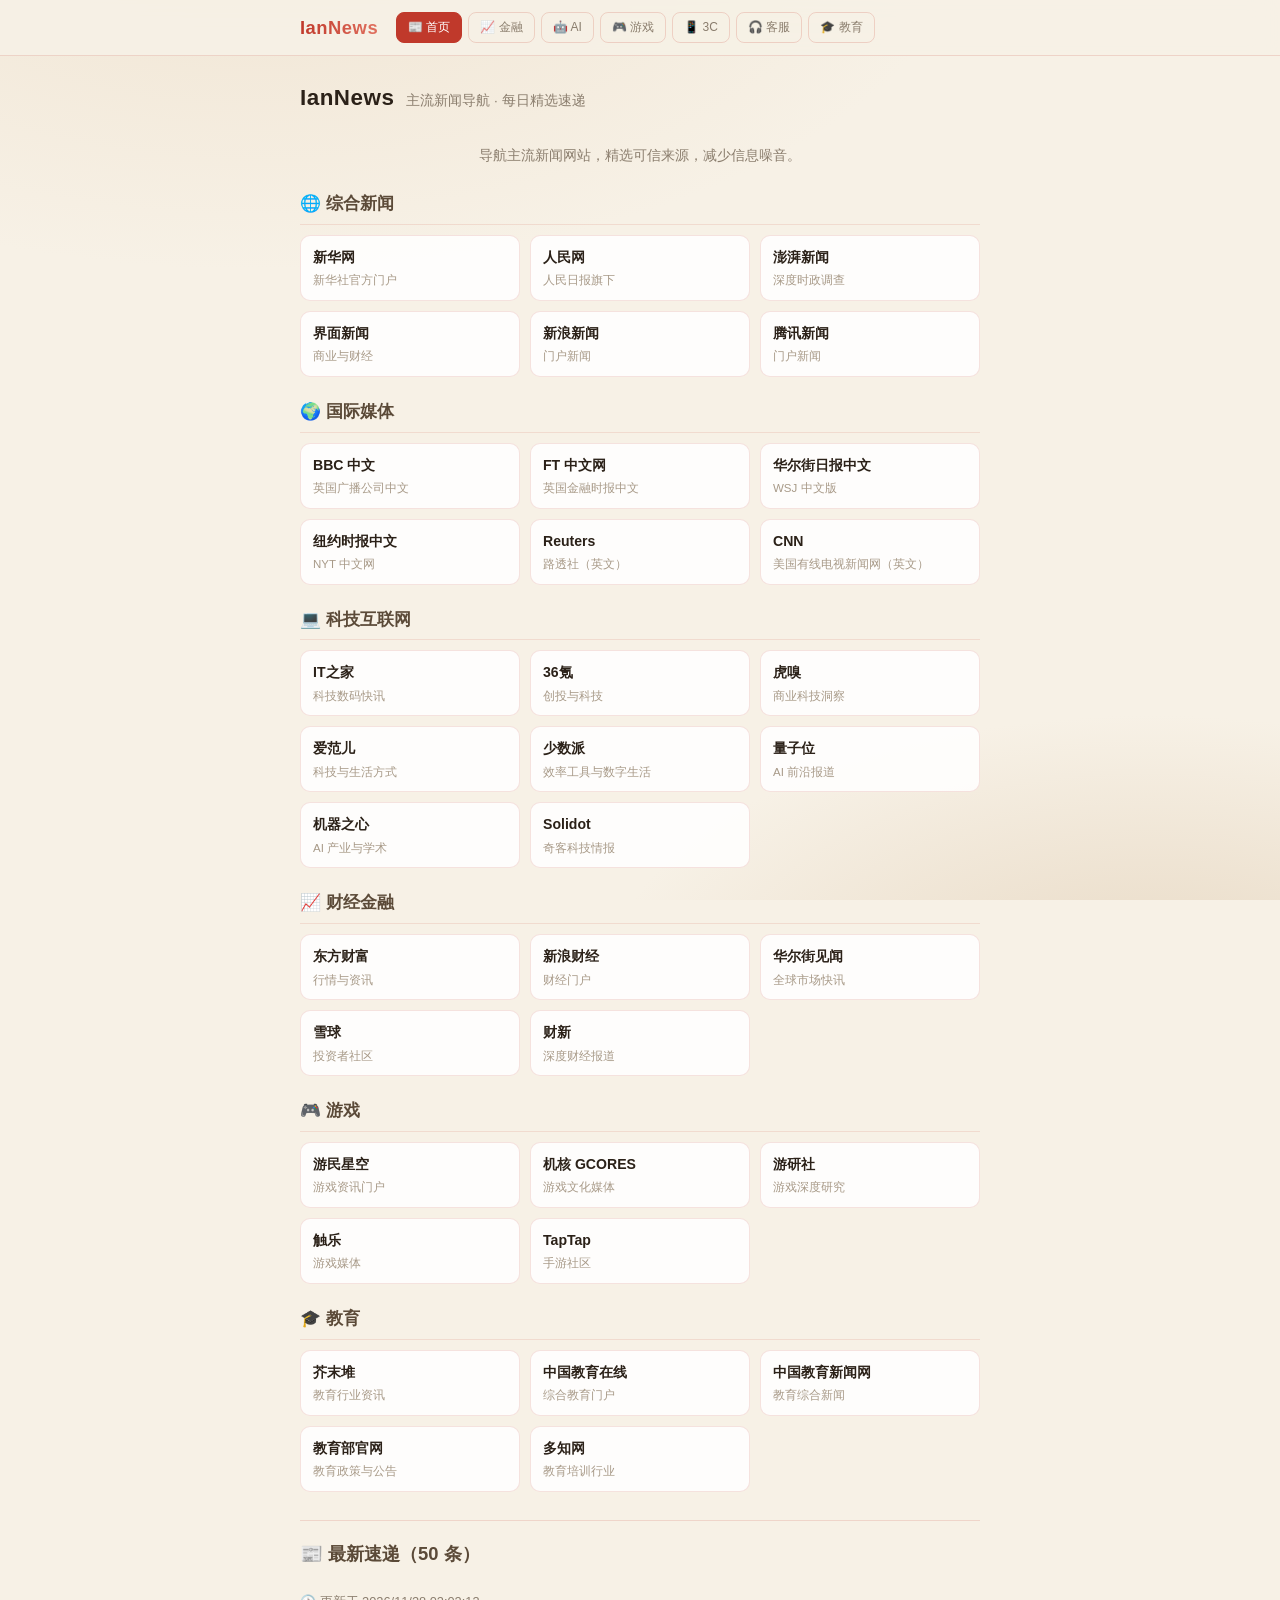
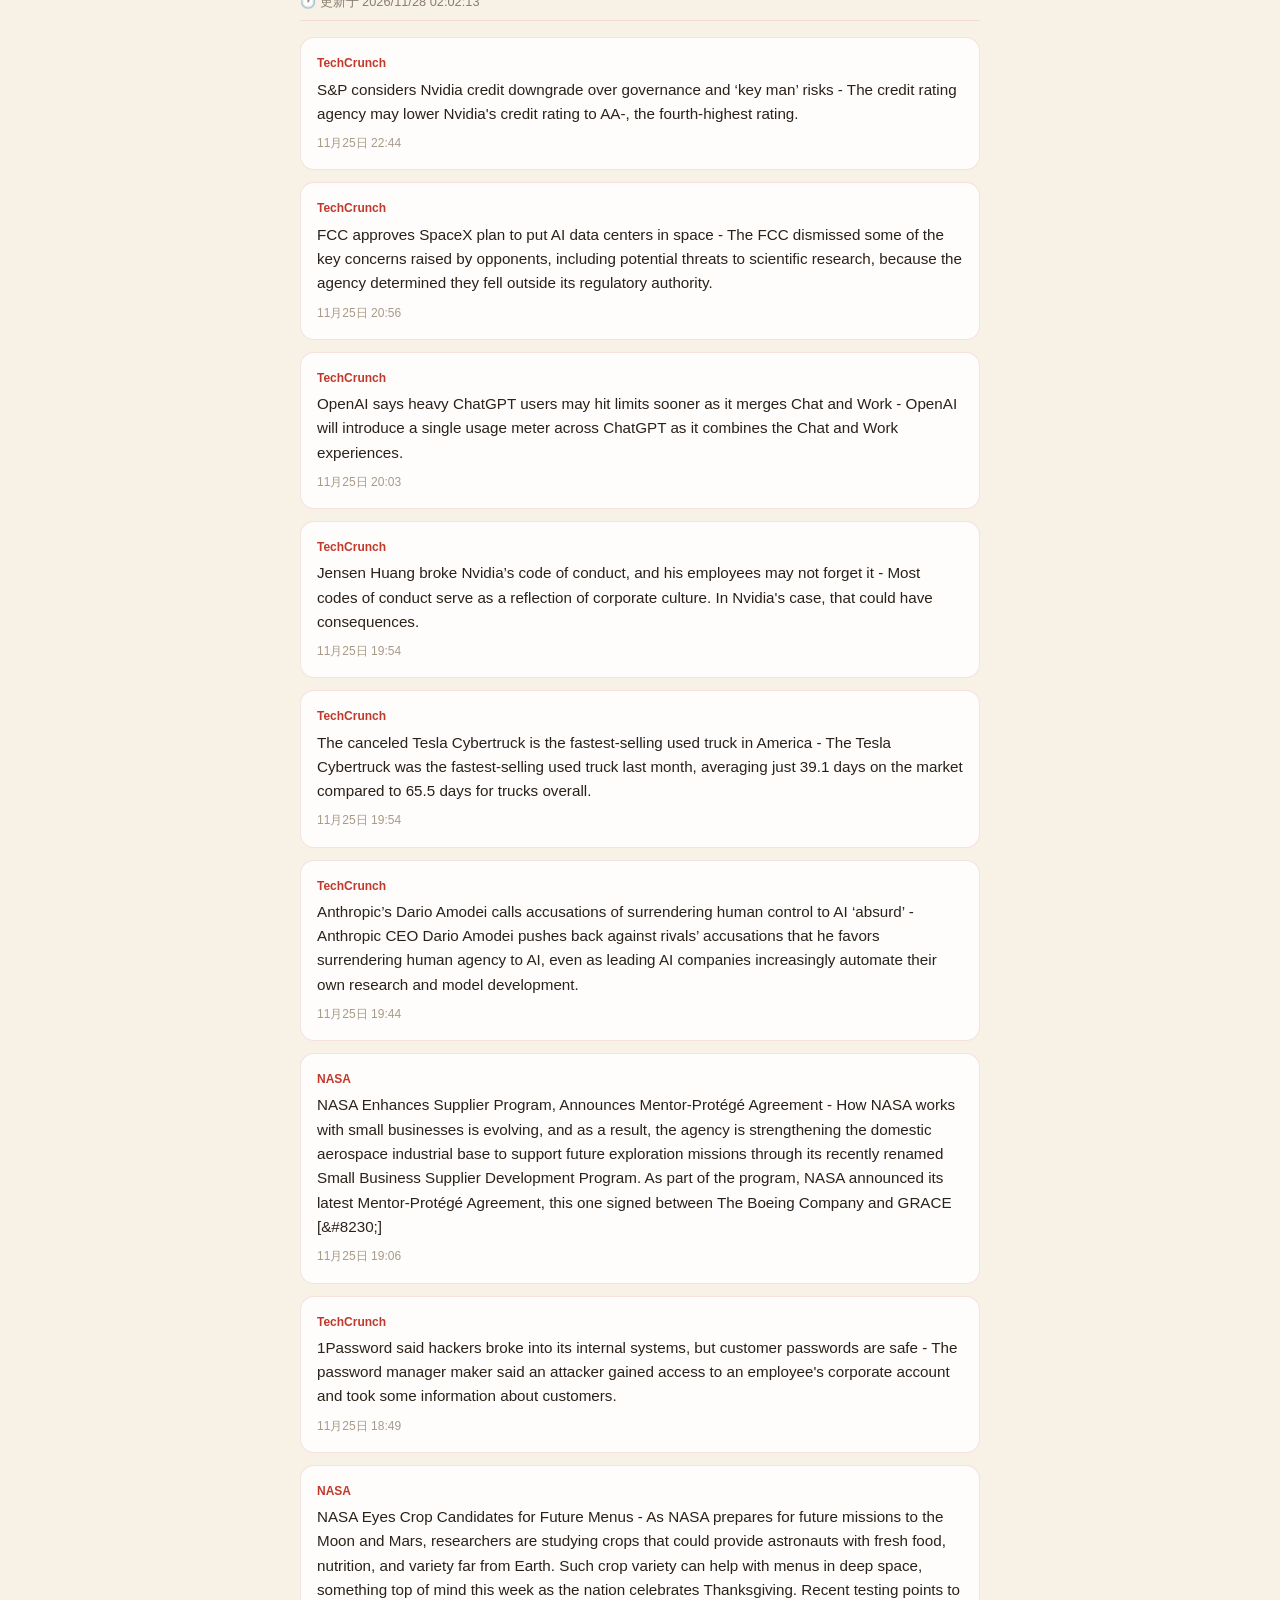
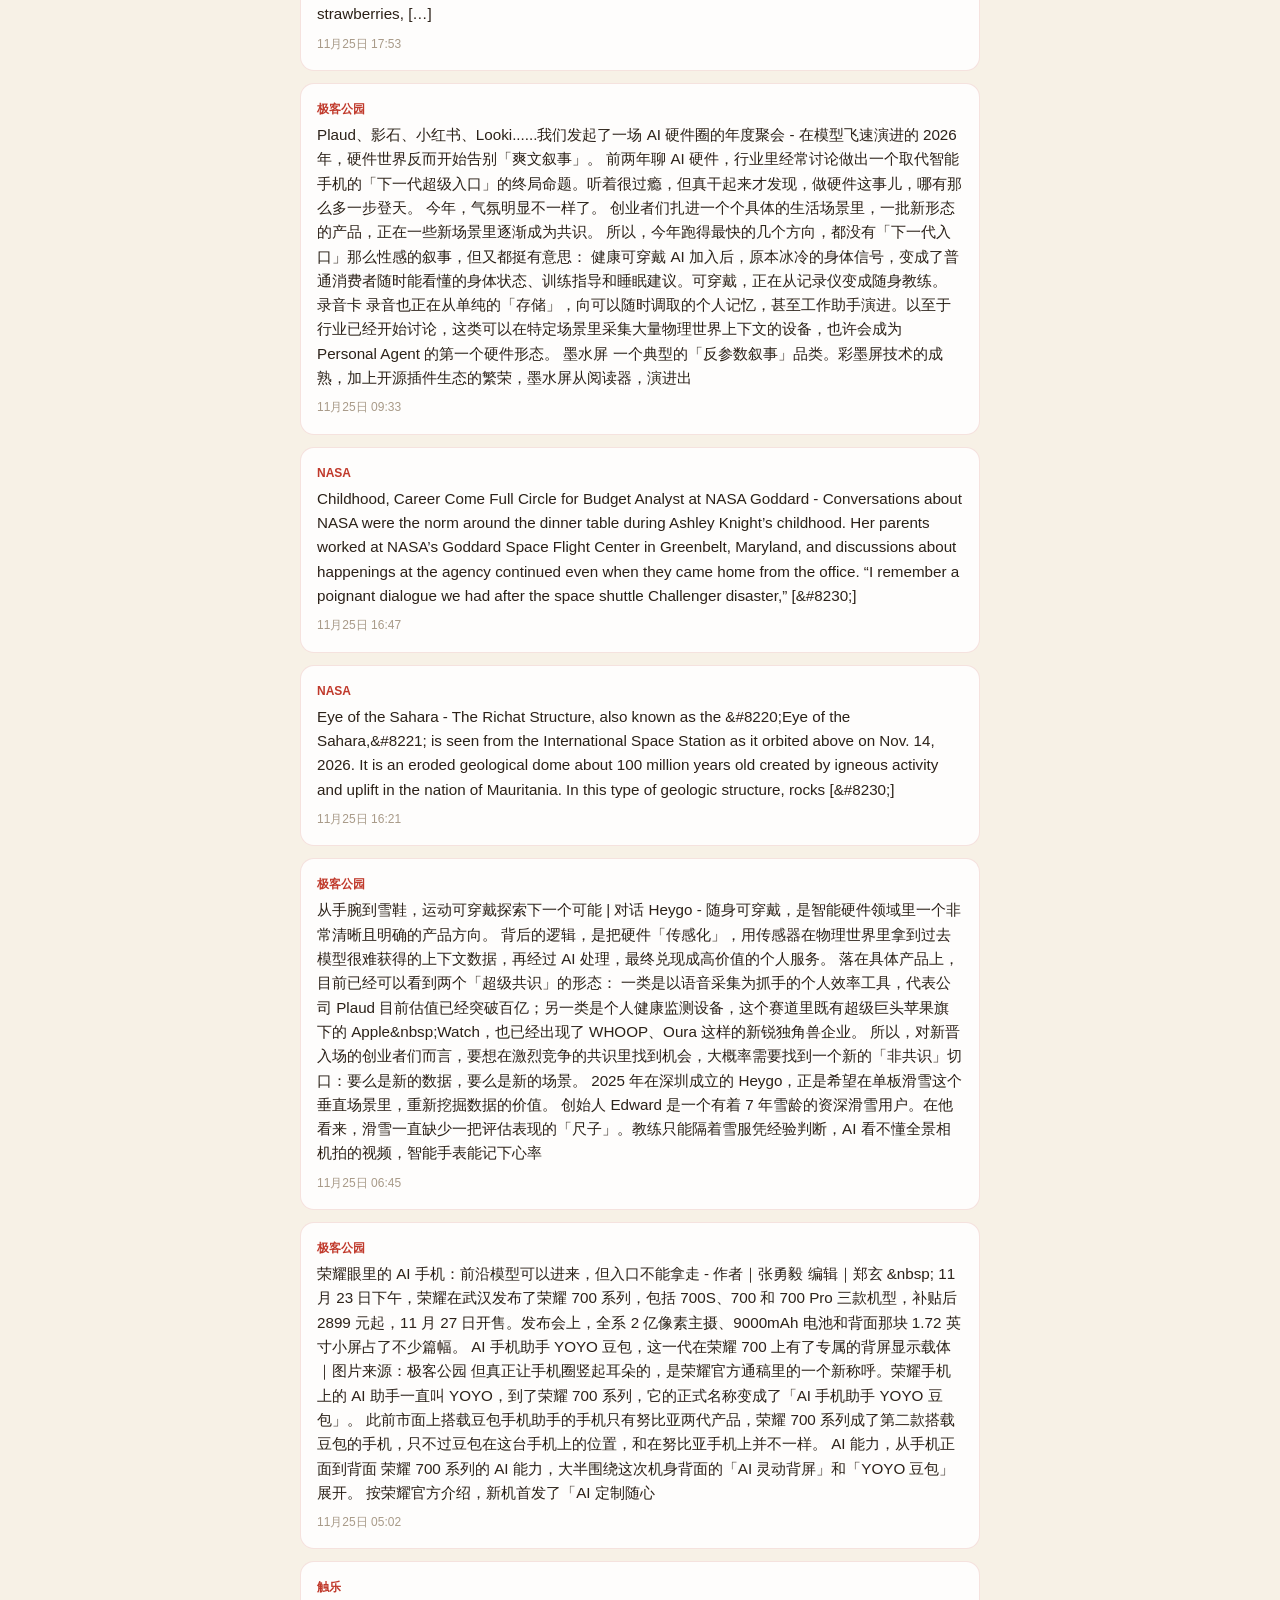
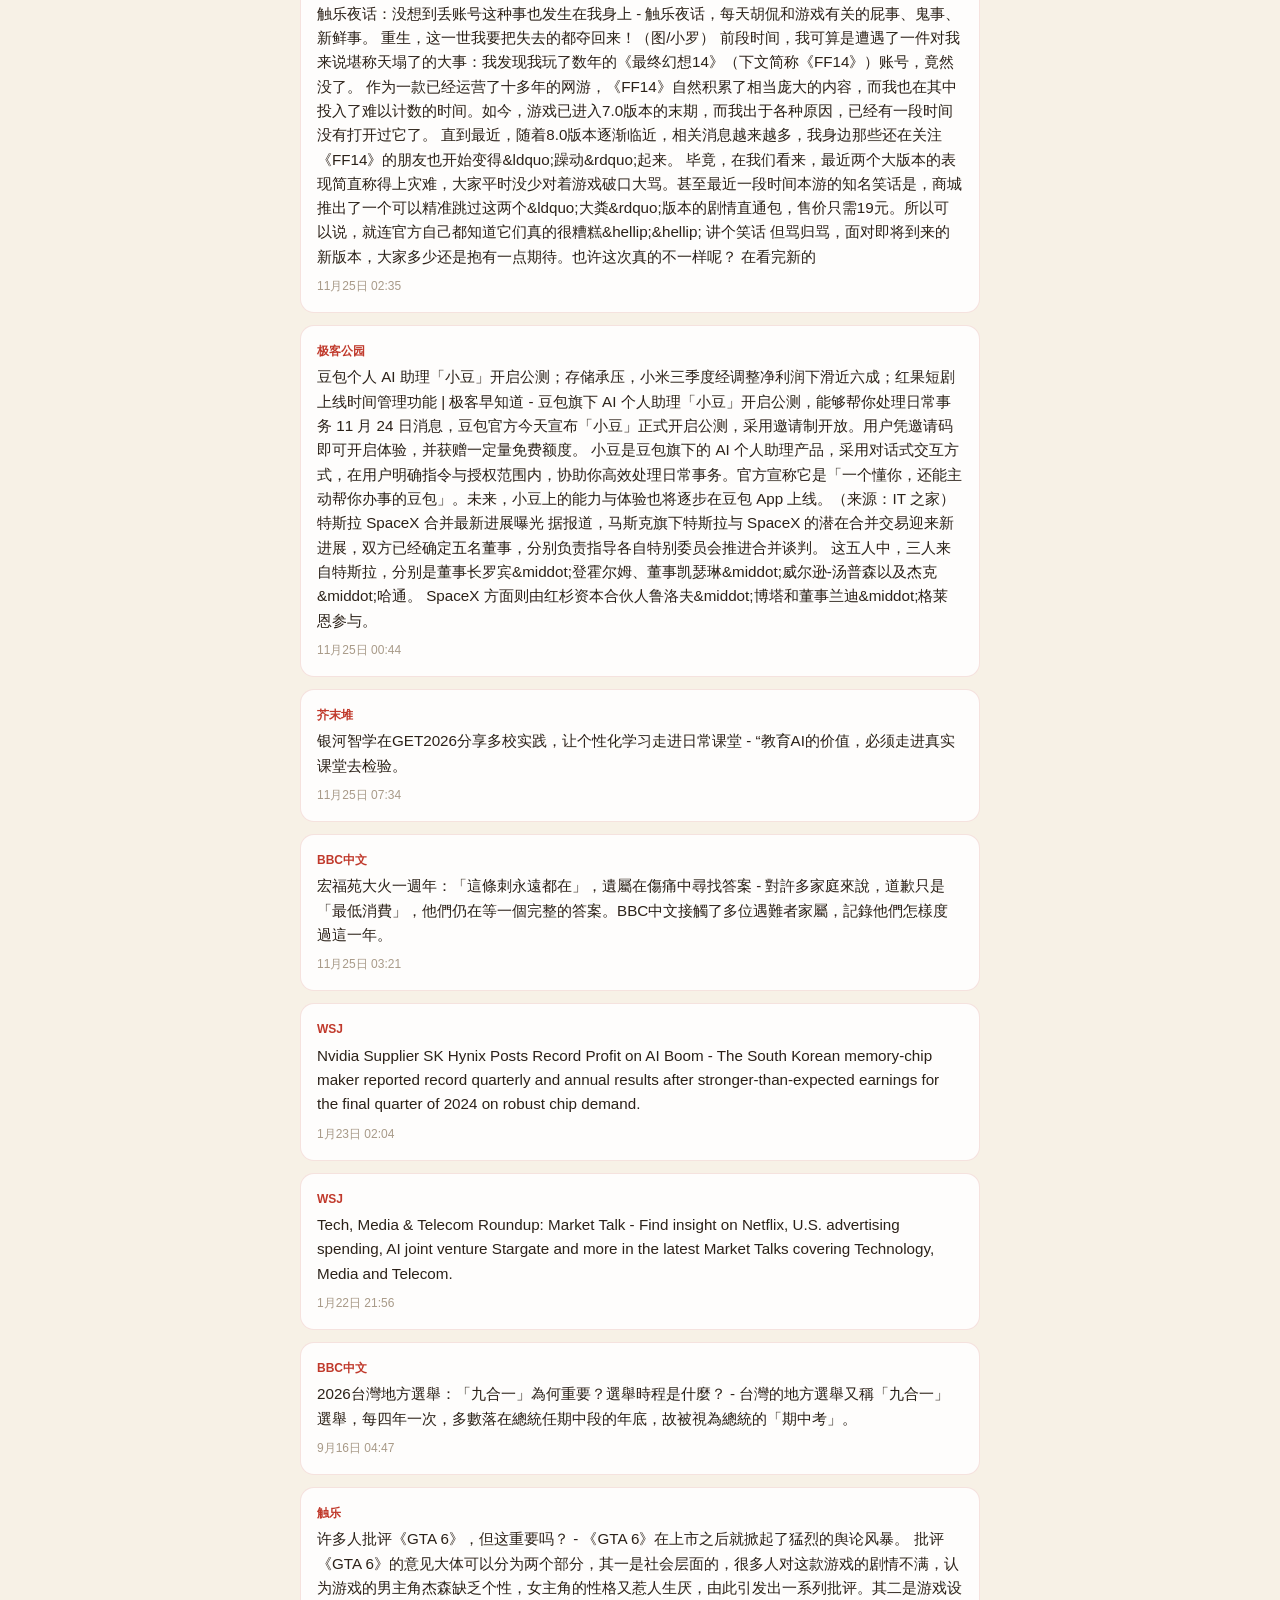
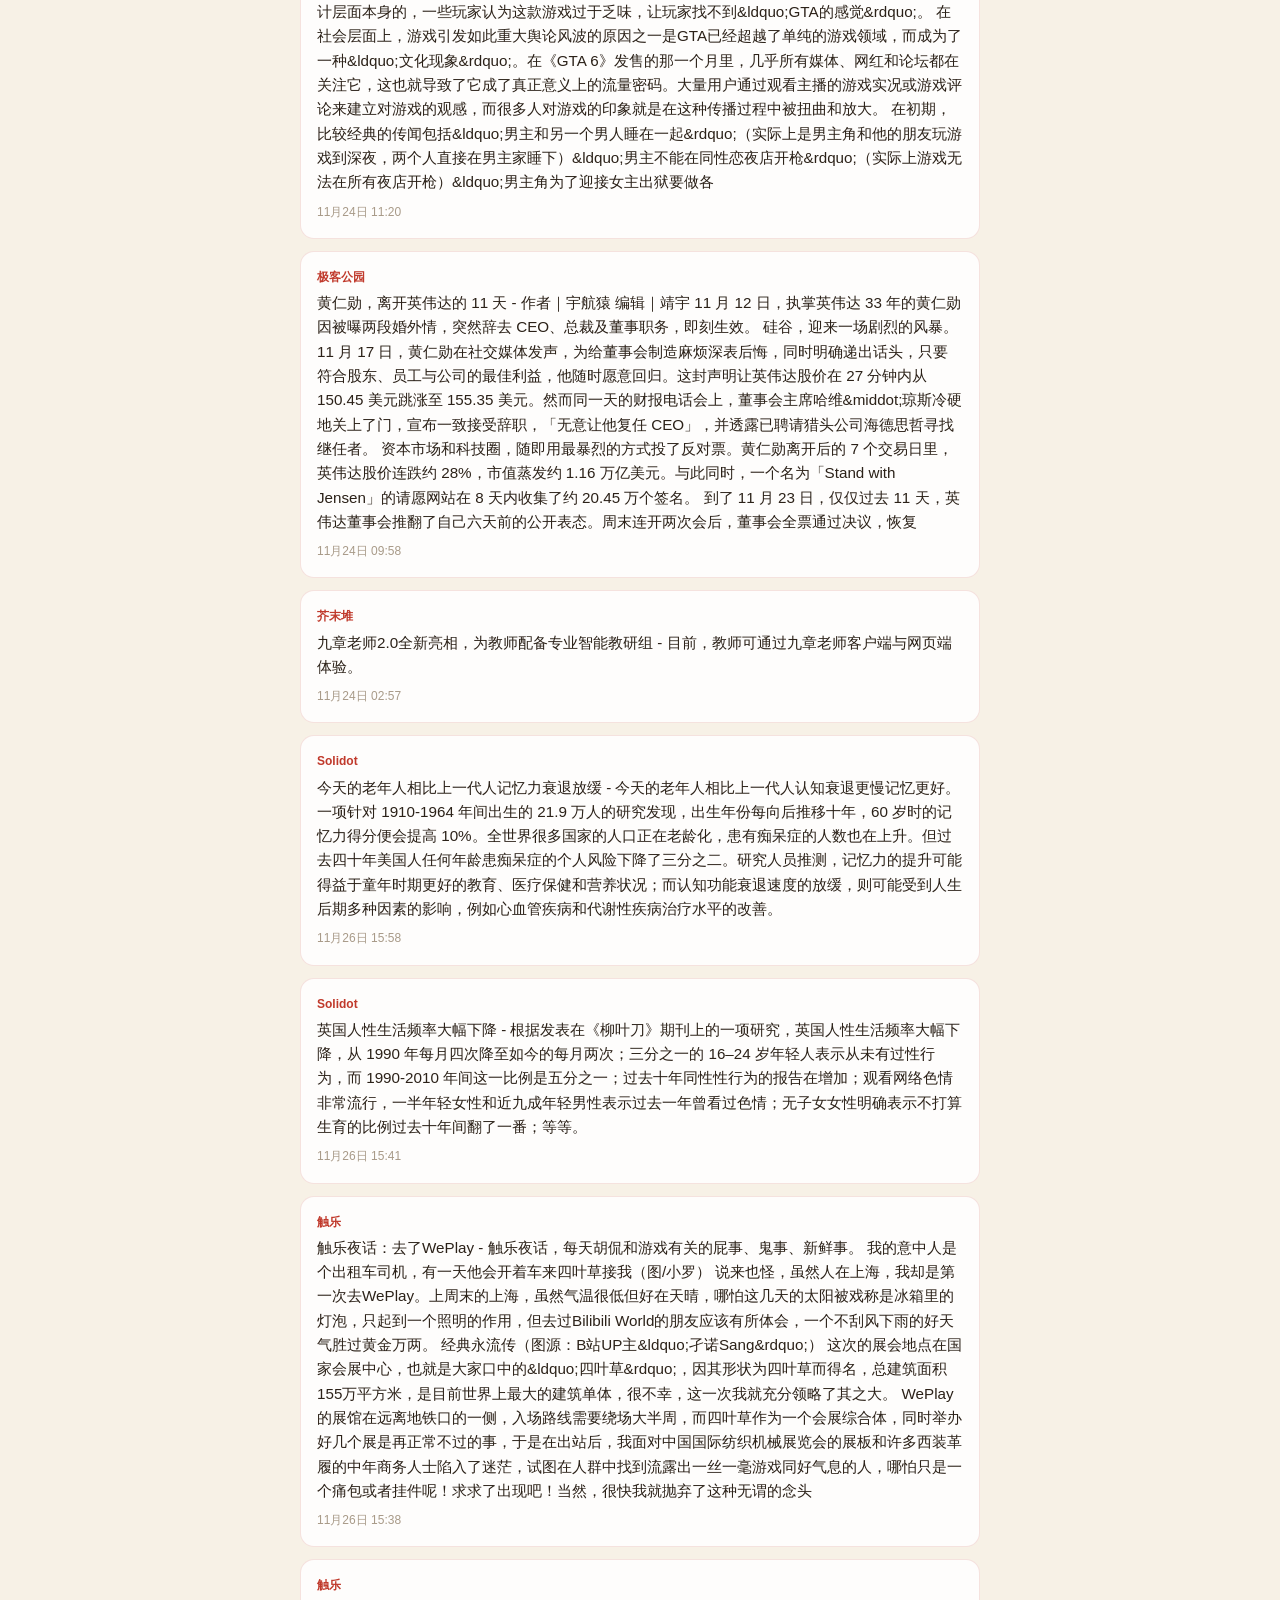
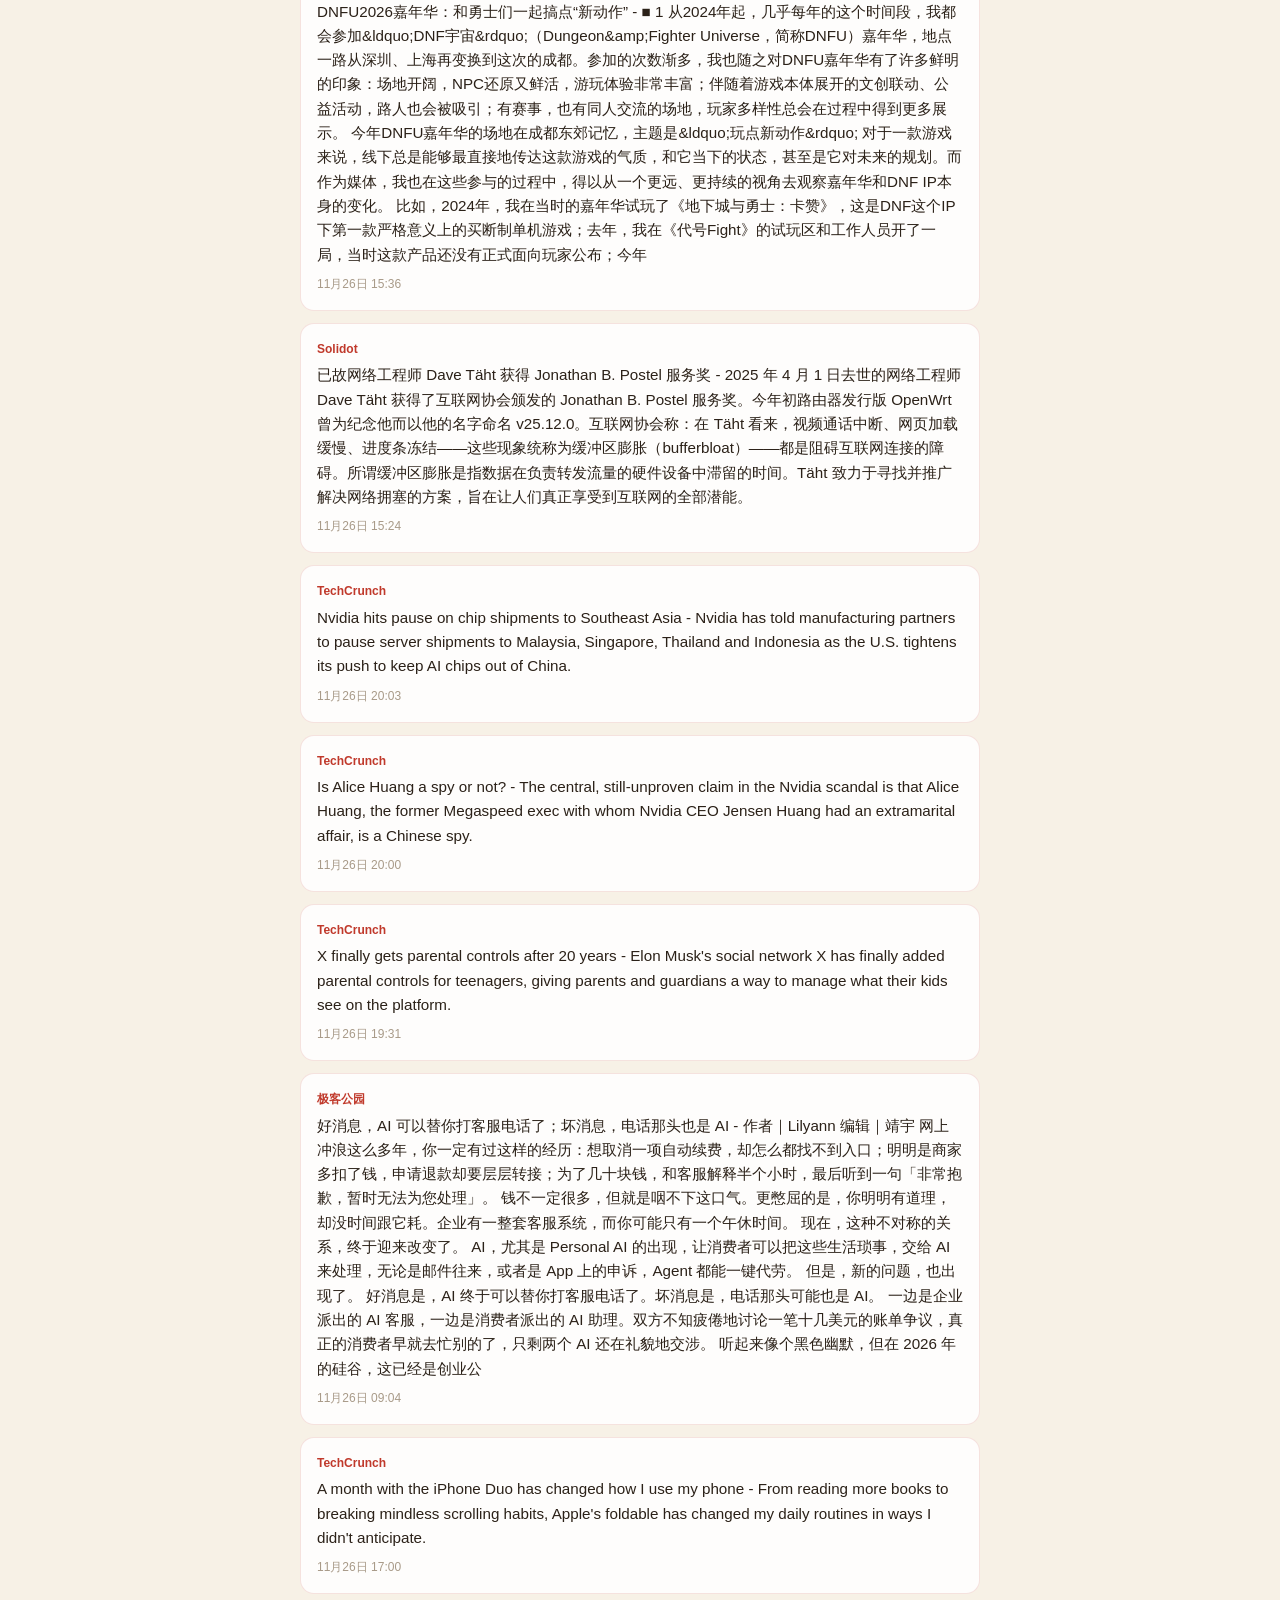
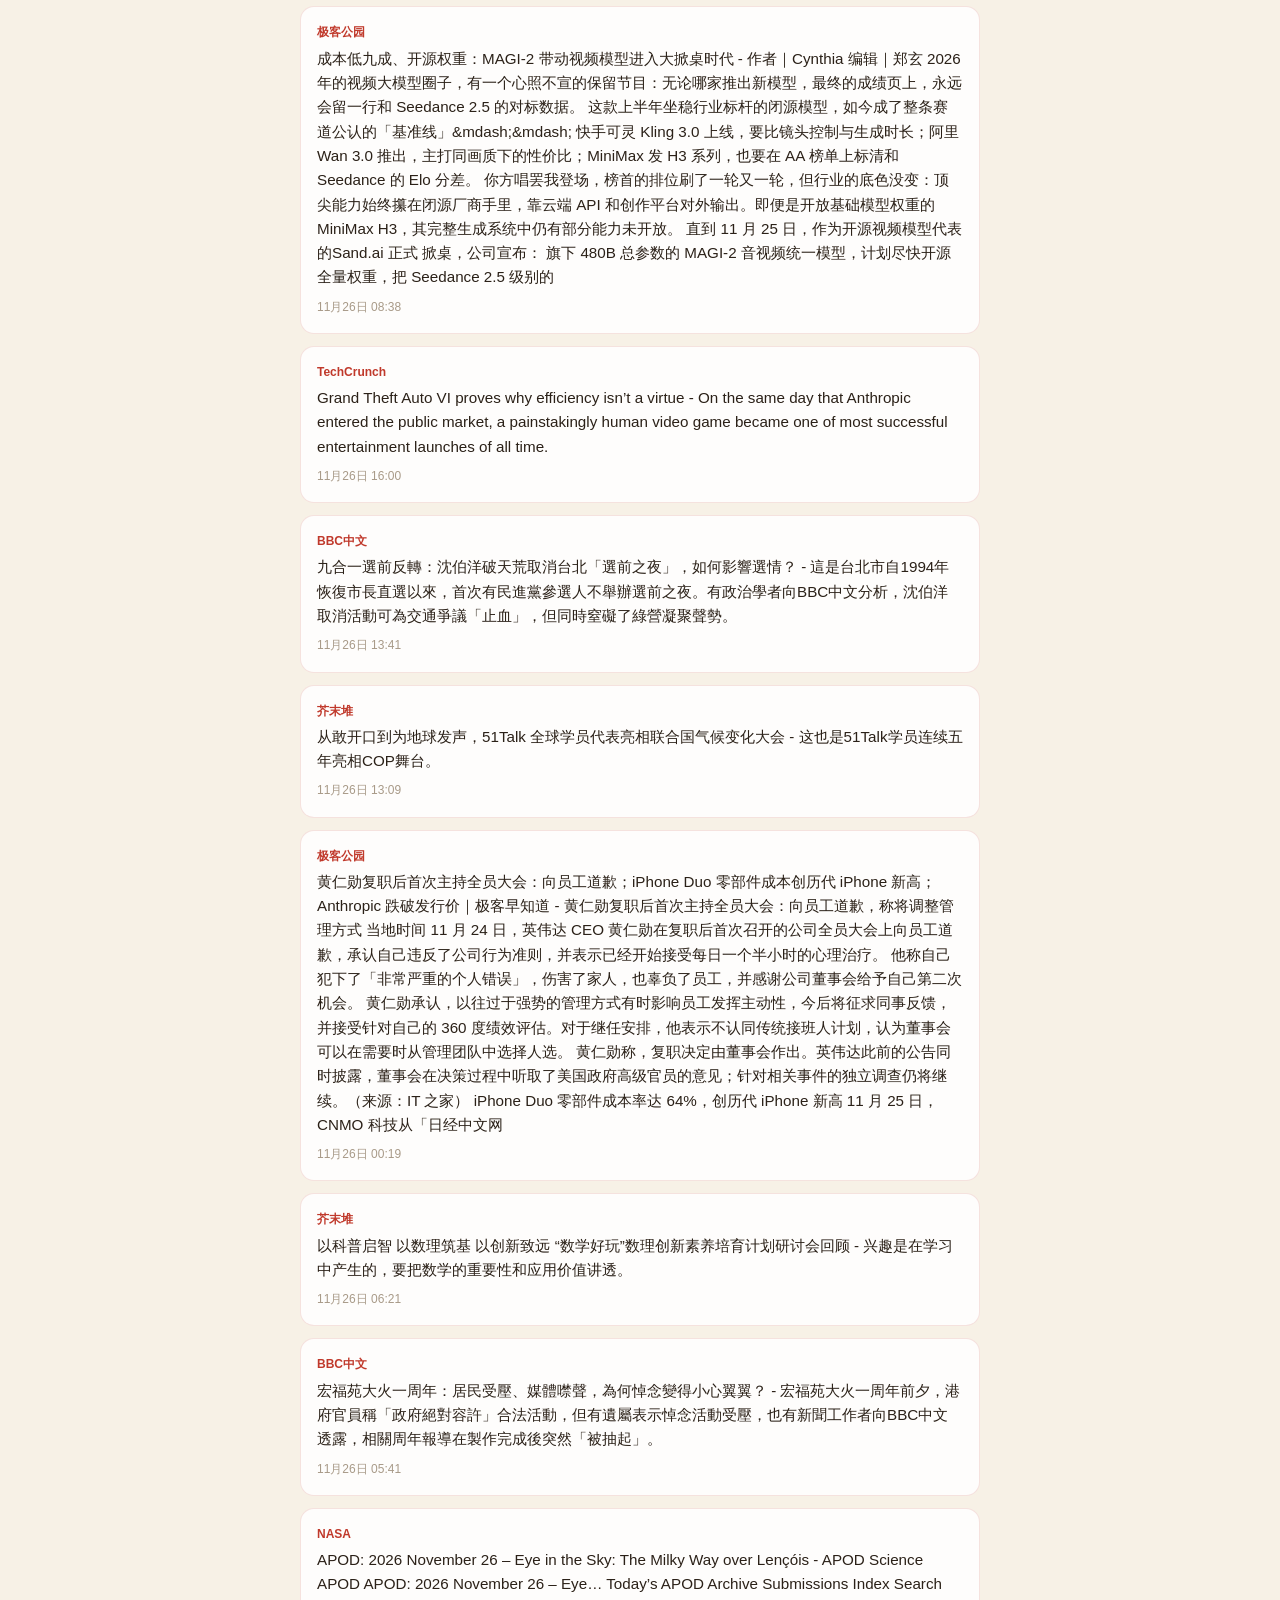
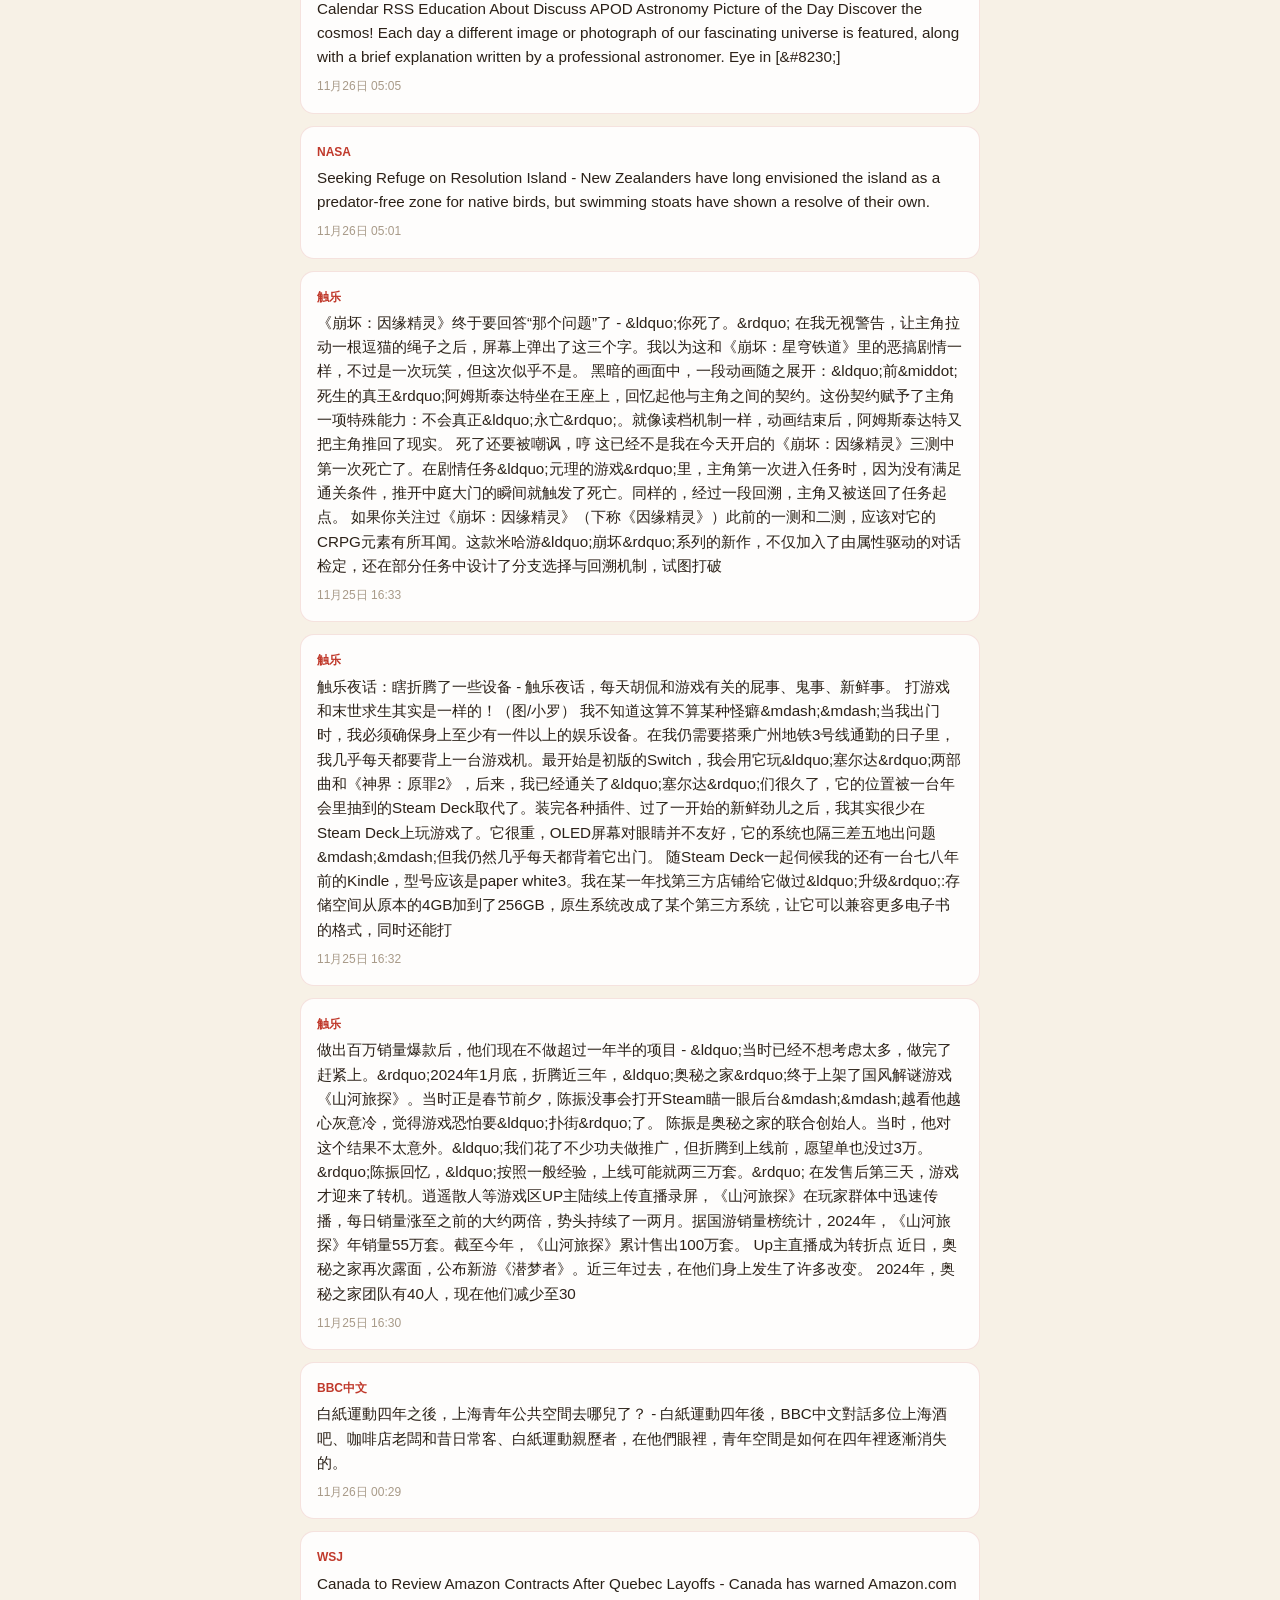
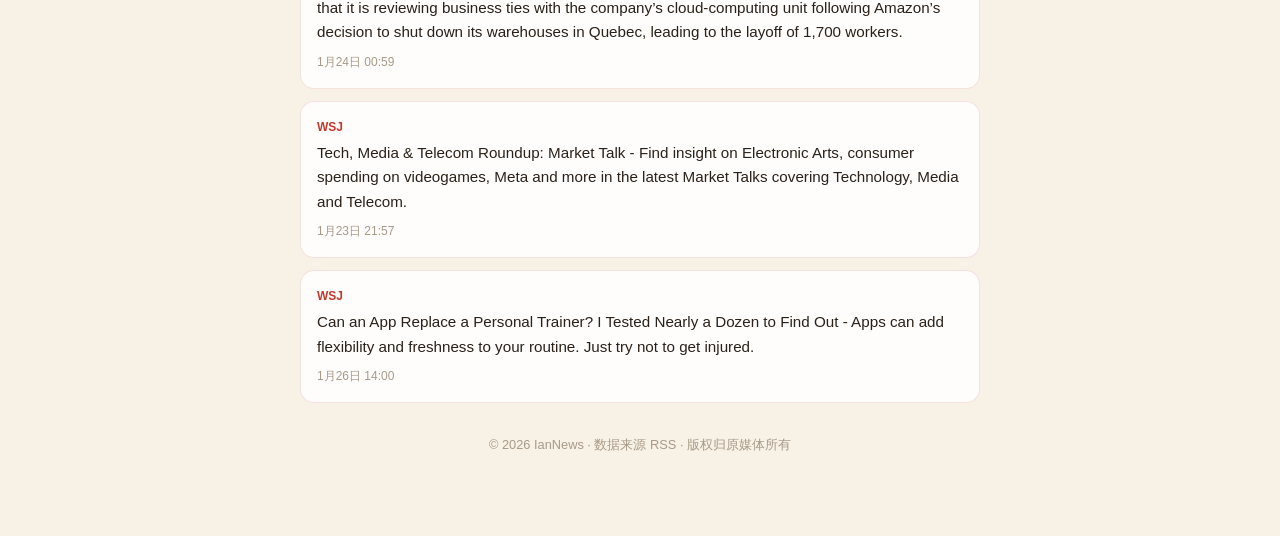
<file: index.html>
<!DOCTYPE html>
<html lang="zh-CN">
<head>
  <meta charset="UTF-8">
  <meta name="viewport" content="width=device-width, initial-scale=1.0">
  <title>IanNews - 新闻导航与每日速递</title>
  <link rel="stylesheet" href="style.css">
  <script>
    // 新闻数据已内置在 HTML 中，无需额外 fetch
    window.__NEWS_DATA__ = {&quot;fetchedAt&quot;: &quot;2026-11-27T18:02:13Z&quot;, &quot;articles&quot;: [{&quot;id&quot;: &quot;rss_TechCrunch_5&quot;, &quot;author&quot;: &quot;TechCrunch&quot;, &quot;text&quot;: &quot;S&amp;P considers Nvidia credit downgrade over governance and ‘key man’ risks - The credit rating agency may lower Nvidia&#x27;s credit rating to AA-, the fourth-highest rating.&quot;, &quot;translated&quot;: &quot;&quot;, &quot;url&quot;: &quot;https://techcrunch.com/2026/11/25/sp-considers-nvidia-credit-downgrade-over-governance-and-key-man-risks/&quot;, &quot;createdAt&quot;: &quot;Wed, 25 Nov 2026 22:44:32 +0000&quot;, &quot;likes&quot;: null, &quot;retweets&quot;: null}, {&quot;id&quot;: &quot;rss_TechCrunch_6&quot;, &quot;author&quot;: &quot;TechCrunch&quot;, &quot;text&quot;: &quot;FCC approves SpaceX plan to put AI data centers in space - The FCC dismissed some of the key concerns raised by opponents, including potential threats to scientific research, because the agency determined they fell outside its regulatory authority.&quot;, &quot;translated&quot;: &quot;&quot;, &quot;url&quot;: &quot;https://techcrunch.com/2026/11/25/fcc-approves-spacex-plan-to-put-ai-data-centers-in-space/&quot;, &quot;createdAt&quot;: &quot;Wed, 25 Nov 2026 20:56:44 +0000&quot;, &quot;likes&quot;: null, &quot;retweets&quot;: null}, {&quot;id&quot;: &quot;rss_TechCrunch_7&quot;, &quot;author&quot;: &quot;TechCrunch&quot;, &quot;text&quot;: &quot;OpenAI says heavy ChatGPT users may hit limits sooner as it merges Chat and Work - OpenAI will introduce a single usage meter across ChatGPT as it combines the Chat and Work experiences.&quot;, &quot;translated&quot;: &quot;&quot;, &quot;url&quot;: &quot;https://techcrunch.com/2026/11/25/openai-says-heavy-chatgpt-users-may-hit-limits-sooner-as-it-merges-chat-and-work/&quot;, &quot;createdAt&quot;: &quot;Wed, 25 Nov 2026 20:03:27 +0000&quot;, &quot;likes&quot;: null, &quot;retweets&quot;: null}, {&quot;id&quot;: &quot;rss_TechCrunch_8&quot;, &quot;author&quot;: &quot;TechCrunch&quot;, &quot;text&quot;: &quot;Jensen Huang broke Nvidia’s code of conduct, and his employees may not forget it - Most codes of conduct serve as a reflection of corporate culture. In Nvidia&#x27;s case, that could have consequences.&quot;, &quot;translated&quot;: &quot;&quot;, &quot;url&quot;: &quot;https://techcrunch.com/2026/11/25/jensen-huang-broke-nvidias-code-of-conduct-and-his-employees-may-not-forget-it/&quot;, &quot;createdAt&quot;: &quot;Wed, 25 Nov 2026 19:54:57 +0000&quot;, &quot;likes&quot;: null, &quot;retweets&quot;: null}, {&quot;id&quot;: &quot;rss_TechCrunch_9&quot;, &quot;author&quot;: &quot;TechCrunch&quot;, &quot;text&quot;: &quot;The canceled Tesla Cybertruck is the fastest-selling used truck in America - The Tesla Cybertruck was the fastest-selling used truck last month, averaging just 39.1 days on the market compared to 65.5 days for trucks overall.&quot;, &quot;translated&quot;: &quot;&quot;, &quot;url&quot;: &quot;https://techcrunch.com/2026/11/25/the-canceled-tesla-cybertruck-is-the-fastest-selling-used-truck-in-america/&quot;, &quot;createdAt&quot;: &quot;Wed, 25 Nov 2026 19:54:32 +0000&quot;, &quot;likes&quot;: null, &quot;retweets&quot;: null}, {&quot;id&quot;: &quot;rss_TechCrunch_10&quot;, &quot;author&quot;: &quot;TechCrunch&quot;, &quot;text&quot;: &quot;Anthropic’s Dario Amodei calls accusations of surrendering human control to AI ‘absurd’ - Anthropic CEO Dario Amodei pushes back against rivals’ accusations that he favors surrendering human agency to AI, even as leading AI companies increasingly automate their own research and model development.&quot;, &quot;translated&quot;: &quot;&quot;, &quot;url&quot;: &quot;https://techcrunch.com/2026/11/25/anthropics-dario-amodei-calls-accusations-of-surrendering-human-control-to-ai-absurd/&quot;, &quot;createdAt&quot;: &quot;Wed, 25 Nov 2026 19:44:24 +0000&quot;, &quot;likes&quot;: null, &quot;retweets&quot;: null}, {&quot;id&quot;: &quot;rss_NASA_6&quot;, &quot;author&quot;: &quot;NASA&quot;, &quot;text&quot;: &quot;NASA Enhances Supplier Program, Announces Mentor-Protégé Agreement - How NASA works with small businesses is evolving, and as a result, the agency is strengthening the domestic aerospace industrial base to support future exploration missions through its recently renamed Small Business Supplier Development Program. As part of the program, NASA announced its latest Mentor-Protégé Agreement, this one signed between The Boeing Company and GRACE [&amp;#8230;]&quot;, &quot;translated&quot;: &quot;&quot;, &quot;url&quot;: &quot;https://www.nasa.gov/organizations/osbp/nasa-enhances-supplier-program-announces-mentor-protege-agreement/&quot;, &quot;createdAt&quot;: &quot;Wed, 25 Nov 2026 19:06:56 +0000&quot;, &quot;likes&quot;: null, &quot;retweets&quot;: null}, {&quot;id&quot;: &quot;rss_TechCrunch_11&quot;, &quot;author&quot;: &quot;TechCrunch&quot;, &quot;text&quot;: &quot;1Password said hackers broke into its internal systems, but customer passwords are safe - The password manager maker said an attacker gained access to an employee&#x27;s corporate account and took some information about customers.&quot;, &quot;translated&quot;: &quot;&quot;, &quot;url&quot;: &quot;https://techcrunch.com/2026/11/25/1password-said-hackers-broke-into-its-internal-systems-but-customer-passwords-are-safe/&quot;, &quot;createdAt&quot;: &quot;Wed, 25 Nov 2026 18:49:52 +0000&quot;, &quot;likes&quot;: null, &quot;retweets&quot;: null}, {&quot;id&quot;: &quot;rss_NASA_7&quot;, &quot;author&quot;: &quot;NASA&quot;, &quot;text&quot;: &quot;NASA Eyes Crop Candidates for Future Menus - As NASA prepares for future missions to the Moon and Mars, researchers are studying crops that could provide astronauts with fresh food, nutrition, and variety far from Earth. Such crop variety can help with menus in deep space, something top of mind this week as the nation celebrates Thanksgiving. Recent testing points to strawberries, […]&quot;, &quot;translated&quot;: &quot;&quot;, &quot;url&quot;: &quot;https://science.nasa.gov/directorates/smd/nasa-eyes-crop-candidates-for-future-menus/&quot;, &quot;createdAt&quot;: &quot;Wed, 25 Nov 2026 17:53:42 +0000&quot;, &quot;likes&quot;: null, &quot;retweets&quot;: null}, {&quot;id&quot;: &quot;rss_极客公园_7&quot;, &quot;author&quot;: &quot;极客公园&quot;, &quot;text&quot;: &quot;\n        Plaud、影石、小红书、Looki......我们发起了一场 AI 硬件圈的年度聚会\n       - 在模型飞速演进的 2026 年，硬件世界反而开始告别「爽文叙事」。 前两年聊 AI 硬件，行业里经常讨论做出一个取代智能手机的「下一代超级入口」的终局命题。听着很过瘾，但真干起来才发现，做硬件这事儿，哪有那么多一步登天。 今年，气氛明显不一样了。 创业者们扎进一个个具体的生活场景里，一批新形态的产品，正在一些新场景里逐渐成为共识。 所以，今年跑得最快的几个方向，都没有「下一代入口」那么性感的叙事，但又都挺有意思： 健康可穿戴 AI 加入后，原本冰冷的身体信号，变成了普通消费者随时能看懂的身体状态、训练指导和睡眠建议。可穿戴，正在从记录仪变成随身教练。 录音卡 录音也正在从单纯的「存储」，向可以随时调取的个人记忆，甚至工作助手演进。以至于行业已经开始讨论，这类可以在特定场景里采集大量物理世界上下文的设备，也许会成为 Personal Agent 的第一个硬件形态。 墨水屏 一个典型的「反参数叙事」品类。彩墨屏技术的成熟，加上开源插件生态的繁荣，墨水屏从阅读器，演进出&quot;, &quot;translated&quot;: &quot;&quot;, &quot;url&quot;: &quot;http://www.geekpark.net/news/374487&quot;, &quot;createdAt&quot;: &quot;Wed, 25 Nov 2026 17:33:01 +0800&quot;, &quot;likes&quot;: null, &quot;retweets&quot;: null}, {&quot;id&quot;: &quot;rss_NASA_8&quot;, &quot;author&quot;: &quot;NASA&quot;, &quot;text&quot;: &quot;Childhood, Career Come Full Circle for Budget Analyst at NASA Goddard - Conversations about NASA were the norm around the dinner table during Ashley Knight’s childhood. Her parents worked at NASA’s Goddard Space Flight Center in Greenbelt, Maryland, and discussions about happenings at the agency continued even when they came home from the office. “I remember a poignant dialogue we had after the space shuttle Challenger disaster,” [&amp;#8230;]&quot;, &quot;translated&quot;: &quot;&quot;, &quot;url&quot;: &quot;https://www.nasa.gov/centers-and-facilities/goddard/childhood-career-come-full-circle-for-budget-analyst-at-nasa-goddard/&quot;, &quot;createdAt&quot;: &quot;Wed, 25 Nov 2026 16:47:29 +0000&quot;, &quot;likes&quot;: null, &quot;retweets&quot;: null}, {&quot;id&quot;: &quot;rss_NASA_9&quot;, &quot;author&quot;: &quot;NASA&quot;, &quot;text&quot;: &quot;Eye of the Sahara - The Richat Structure, also known as the &amp;#8220;Eye of the Sahara,&amp;#8221; is seen from the International Space Station as it orbited above on Nov. 14, 2026. It is an eroded geological dome about 100 million years old created by igneous activity and uplift in the nation of Mauritania. In this type of geologic structure, rocks [&amp;#8230;]&quot;, &quot;translated&quot;: &quot;&quot;, &quot;url&quot;: &quot;https://www.nasa.gov/image-article/eye-of-the-sahara/&quot;, &quot;createdAt&quot;: &quot;Wed, 25 Nov 2026 16:21:04 +0000&quot;, &quot;likes&quot;: null, &quot;retweets&quot;: null}, {&quot;id&quot;: &quot;rss_极客公园_8&quot;, &quot;author&quot;: &quot;极客公园&quot;, &quot;text&quot;: &quot;\n        从手腕到雪鞋，运动可穿戴探索下一个可能 | 对话 Heygo\n       - 随身可穿戴，是智能硬件领域里一个非常清晰且明确的产品方向。 背后的逻辑，是把硬件「传感化」，用传感器在物理世界里拿到过去模型很难获得的上下文数据，再经过 AI 处理，最终兑现成高价值的个人服务。 落在具体产品上，目前已经可以看到两个「超级共识」的形态： 一类是以语音采集为抓手的个人效率工具，代表公司 Plaud 目前估值已经突破百亿；另一类是个人健康监测设备，这个赛道里既有超级巨头苹果旗下的 Apple&amp;nbsp;Watch，也已经出现了 WHOOP、Oura 这样的新锐独角兽企业。 所以，对新晋入场的创业者们而言，要想在激烈竞争的共识里找到机会，大概率需要找到一个新的「非共识」切口：要么是新的数据，要么是新的场景。 2025 年在深圳成立的 Heygo，正是希望在单板滑雪这个垂直场景里，重新挖掘数据的价值。 创始人 Edward 是一个有着 7 年雪龄的资深滑雪用户。在他看来，滑雪一直缺少一把评估表现的「尺子」。教练只能隔着雪服凭经验判断，AI 看不懂全景相机拍的视频，智能手表能记下心率&quot;, &quot;translated&quot;: &quot;&quot;, &quot;url&quot;: &quot;http://www.geekpark.net/news/374470&quot;, &quot;createdAt&quot;: &quot;Wed, 25 Nov 2026 14:45:34 +0800&quot;, &quot;likes&quot;: null, &quot;retweets&quot;: null}, {&quot;id&quot;: &quot;rss_极客公园_9&quot;, &quot;author&quot;: &quot;极客公园&quot;, &quot;text&quot;: &quot;\n        荣耀眼里的 AI 手机：前沿模型可以进来，但入口不能拿走\n       - 作者｜张勇毅 编辑｜郑玄 &amp;nbsp; 11 月 23 日下午，荣耀在武汉发布了荣耀 700 系列，包括 700S、700 和 700 Pro 三款机型，补贴后 2899 元起，11 月 27 日开售。发布会上，全系 2 亿像素主摄、9000mAh 电池和背面那块 1.72 英寸小屏占了不少篇幅。 AI 手机助手 YOYO 豆包，这一代在荣耀 700 上有了专属的背屏显示载体｜图片来源：极客公园 但真正让手机圈竖起耳朵的，是荣耀官方通稿里的一个新称呼。荣耀手机上的 AI 助手一直叫 YOYO，到了荣耀 700 系列，它的正式名称变成了「AI 手机助手 YOYO 豆包」。 此前市面上搭载豆包手机助手的手机只有努比亚两代产品，荣耀 700 系列成了第二款搭载豆包的手机，只不过豆包在这台手机上的位置，和在努比亚手机上并不一样。 AI 能力，从手机正面到背面 荣耀 700 系列的 AI 能力，大半围绕这次机身背面的「AI 灵动背屏」和「YOYO 豆包」展开。 按荣耀官方介绍，新机首发了「AI 定制随心&quot;, &quot;translated&quot;: &quot;&quot;, &quot;url&quot;: &quot;http://www.geekpark.net/news/374462&quot;, &quot;createdAt&quot;: &quot;Wed, 25 Nov 2026 13:02:43 +0800&quot;, &quot;likes&quot;: null, &quot;retweets&quot;: null}, {&quot;id&quot;: &quot;rss_触乐_8&quot;, &quot;author&quot;: &quot;触乐&quot;, &quot;text&quot;: &quot;触乐夜话：没想到丢账号这种事也发生在我身上 - 触乐夜话，每天胡侃和游戏有关的屁事、鬼事、新鲜事。 重生，这一世我要把失去的都夺回来！（图/小罗） 前段时间，我可算是遭遇了一件对我来说堪称天塌了的大事：我发现我玩了数年的《最终幻想14》（下文简称《FF14》）账号，竟然没了。 作为一款已经运营了十多年的网游，《FF14》自然积累了相当庞大的内容，而我也在其中投入了难以计数的时间。如今，游戏已进入7.0版本的末期，而我出于各种原因，已经有一段时间没有打开过它了。 直到最近，随着8.0版本逐渐临近，相关消息越来越多，我身边那些还在关注《FF14》的朋友也开始变得&amp;ldquo;躁动&amp;rdquo;起来。 毕竟，在我们看来，最近两个大版本的表现简直称得上灾难，大家平时没少对着游戏破口大骂。甚至最近一段时间本游的知名笑话是，商城推出了一个可以精准跳过这两个&amp;ldquo;大粪&amp;rdquo;版本的剧情直通包，售价只需19元。所以可以说，就连官方自己都知道它们真的很糟糕&amp;hellip;&amp;hellip; 讲个笑话 但骂归骂，面对即将到来的新版本，大家多少还是抱有一点期待。也许这次真的不一样呢？ 在看完新的&quot;, &quot;translated&quot;: &quot;&quot;, &quot;url&quot;: &quot;http://www.chuapp.com/article/291785.html&quot;, &quot;createdAt&quot;: &quot;Wed, 25 Nov 2026 10:35:21 +0800&quot;, &quot;likes&quot;: null, &quot;retweets&quot;: null}, {&quot;id&quot;: &quot;rss_极客公园_10&quot;, &quot;author&quot;: &quot;极客公园&quot;, &quot;text&quot;: &quot;\n        豆包个人 AI 助理「小豆」开启公测；存储承压，小米三季度经调整净利润下滑近六成；红果短剧上线时间管理功能 | 极客早知道\n       - 豆包旗下 AI 个人助理「小豆」开启公测，能够帮你处理日常事务 11 月 24 日消息，豆包官方今天宣布「小豆」正式开启公测，采用邀请制开放。用户凭邀请码即可开启体验，并获赠一定量免费额度。 小豆是豆包旗下的 AI 个人助理产品，采用对话式交互方式，在用户明确指令与授权范围内，协助你高效处理日常事务。官方宣称它是「一个懂你，还能主动帮你办事的豆包」。未来，小豆上的能力与体验也将逐步在豆包 App 上线。（来源：IT 之家） 特斯拉 SpaceX 合并最新进展曝光 据报道，马斯克旗下特斯拉与 SpaceX 的潜在合并交易迎来新进展，双方已经确定五名董事，分别负责指导各自特别委员会推进合并谈判。 这五人中，三人来自特斯拉，分别是董事长罗宾&amp;middot;登霍尔姆、董事凯瑟琳&amp;middot;威尔逊-汤普森以及杰克&amp;middot;哈通。 SpaceX 方面则由红杉资本合伙人鲁洛夫&amp;middot;博塔和董事兰迪&amp;middot;格莱恩参与。&quot;, &quot;translated&quot;: &quot;&quot;, &quot;url&quot;: &quot;http://www.geekpark.net/news/374438&quot;, &quot;createdAt&quot;: &quot;Wed, 25 Nov 2026 08:44:18 +0800&quot;, &quot;likes&quot;: null, &quot;retweets&quot;: null}, {&quot;id&quot;: &quot;rss_芥末堆_3&quot;, &quot;author&quot;: &quot;芥末堆&quot;, &quot;text&quot;: &quot;银河智学在GET2026分享多校实践，让个性化学习走进日常课堂 - “教育AI的价值，必须走进真实课堂去检验。&quot;, &quot;translated&quot;: &quot;&quot;, &quot;url&quot;: &quot;https://www.jiemodui.com/N/139672.html&quot;, &quot;createdAt&quot;: &quot;Wed, 25 Nov 2026 07:34:57 GMT&quot;, &quot;likes&quot;: null, &quot;retweets&quot;: null}, {&quot;id&quot;: &quot;rss_BBC中文_10&quot;, &quot;author&quot;: &quot;BBC中文&quot;, &quot;text&quot;: &quot;宏福苑大火一週年：「這條刺永遠都在」，遺屬在傷痛中尋找答案 - 對許多家庭來說，道歉只是「最低消費」，他們仍在等一個完整的答案。BBC中文接觸了多位遇難者家屬，記錄他們怎樣度過這一年。&quot;, &quot;translated&quot;: &quot;&quot;, &quot;url&quot;: &quot;https://www.bbc.com/zhongwen/articles/c3j4r274lj82o/trad?at_medium=RSS&amp;at_campaign=rss&quot;, &quot;createdAt&quot;: &quot;Wed, 25 Nov 2026 03:21:30 GMT&quot;, &quot;likes&quot;: null, &quot;retweets&quot;: null}, {&quot;id&quot;: &quot;rss_WSJ_10&quot;, &quot;author&quot;: &quot;WSJ&quot;, &quot;text&quot;: &quot;Nvidia Supplier SK Hynix Posts Record Profit on AI Boom - The South Korean memory-chip maker reported record quarterly and annual results after stronger-than-expected earnings for the final quarter of 2024 on robust chip demand.&quot;, &quot;translated&quot;: &quot;&quot;, &quot;url&quot;: &quot;https://www.wsj.com/articles/sk-hynix-posts-strong-fourth-quarter-net-profit-on-ai-boom-6f32e38b?mod=rss_Technology&quot;, &quot;createdAt&quot;: &quot;Wed, 22 Jan 2025 21:04:00 -0500&quot;, &quot;likes&quot;: null, &quot;retweets&quot;: null}, {&quot;id&quot;: &quot;rss_WSJ_11&quot;, &quot;author&quot;: &quot;WSJ&quot;, &quot;text&quot;: &quot;Tech, Media &amp; Telecom Roundup: Market Talk - Find insight on Netflix, U.S. advertising spending, AI joint venture Stargate and more in the latest Market Talks covering Technology, Media and Telecom.&quot;, &quot;translated&quot;: &quot;&quot;, &quot;url&quot;: &quot;https://www.wsj.com/articles/tech-media-telecom-roundup-market-talk-85899e83?mod=rss_Technology&quot;, &quot;createdAt&quot;: &quot;Wed, 22 Jan 2025 16:56:00 -0500&quot;, &quot;likes&quot;: null, &quot;retweets&quot;: null}, {&quot;id&quot;: &quot;rss_BBC中文_6&quot;, &quot;author&quot;: &quot;BBC中文&quot;, &quot;text&quot;: &quot;2026台灣地方選舉：「九合一」為何重要？選舉時程是什麼？ - 台灣的地方選舉又稱「九合一」選舉，每四年一次，多數落在總統任期中段的年底，故被視為總統的「期中考」。&quot;, &quot;translated&quot;: &quot;&quot;, &quot;url&quot;: &quot;https://www.bbc.com/zhongwen/articles/cp931k7xx4do/trad?at_medium=RSS&amp;at_campaign=rss&quot;, &quot;createdAt&quot;: &quot;Wed, 16 Sep 2026 04:47:26 GMT&quot;, &quot;likes&quot;: null, &quot;retweets&quot;: null}, {&quot;id&quot;: &quot;rss_触乐_9&quot;, &quot;author&quot;: &quot;触乐&quot;, &quot;text&quot;: &quot;许多人批评《GTA 6》，但这重要吗？ - 《GTA 6》在上市之后就掀起了猛烈的舆论风暴。 批评《GTA 6》的意见大体可以分为两个部分，其一是社会层面的，很多人对这款游戏的剧情不满，认为游戏的男主角杰森缺乏个性，女主角的性格又惹人生厌，由此引发出一系列批评。其二是游戏设计层面本身的，一些玩家认为这款游戏过于乏味，让玩家找不到&amp;ldquo;GTA的感觉&amp;rdquo;。 在社会层面上，游戏引发如此重大舆论风波的原因之一是GTA已经超越了单纯的游戏领域，而成为了一种&amp;ldquo;文化现象&amp;rdquo;。在《GTA 6》发售的那一个月里，几乎所有媒体、网红和论坛都在关注它，这也就导致了它成了真正意义上的流量密码。大量用户通过观看主播的游戏实况或游戏评论来建立对游戏的观感，而很多人对游戏的印象就是在这种传播过程中被扭曲和放大。 在初期，比较经典的传闻包括&amp;ldquo;男主和另一个男人睡在一起&amp;rdquo;（实际上是男主角和他的朋友玩游戏到深夜，两个人直接在男主家睡下）&amp;ldquo;男主不能在同性恋夜店开枪&amp;rdquo;（实际上游戏无法在所有夜店开枪）&amp;ldquo;男主角为了迎接女主出狱要做各&quot;, &quot;translated&quot;: &quot;&quot;, &quot;url&quot;: &quot;http://www.chuapp.com/article/291787.html&quot;, &quot;createdAt&quot;: &quot;Tue, 24 Nov 2026 19:20:09 +0800&quot;, &quot;likes&quot;: null, &quot;retweets&quot;: null}, {&quot;id&quot;: &quot;rss_极客公园_11&quot;, &quot;author&quot;: &quot;极客公园&quot;, &quot;text&quot;: &quot;\n        黄仁勋，离开英伟达的 11 天\n       - 作者｜宇航猿 编辑｜靖宇 11 月 12 日，执掌英伟达 33 年的黄仁勋因被曝两段婚外情，突然辞去 CEO、总裁及董事职务，即刻生效。 硅谷，迎来一场剧烈的风暴。 11 月 17 日，黄仁勋在社交媒体发声，为给董事会制造麻烦深表后悔，同时明确递出话头，只要符合股东、员工与公司的最佳利益，他随时愿意回归。这封声明让英伟达股价在 27 分钟内从 150.45 美元跳涨至 155.35 美元。然而同一天的财报电话会上，董事会主席哈维&amp;middot;琼斯冷硬地关上了门，宣布一致接受辞职，「无意让他复任 CEO」，并透露已聘请猎头公司海德思哲寻找继任者。 资本市场和科技圈，随即用最暴烈的方式投了反对票。黄仁勋离开后的 7 个交易日里，英伟达股价连跌约 28%，市值蒸发约 1.16 万亿美元。与此同时，一个名为「Stand with Jensen」的请愿网站在 8 天内收集了约 20.45 万个签名。 到了 11 月 23 日，仅仅过去 11 天，英伟达董事会推翻了自己六天前的公开表态。周末连开两次会后，董事会全票通过决议，恢复&quot;, &quot;translated&quot;: &quot;&quot;, &quot;url&quot;: &quot;http://www.geekpark.net/news/374431&quot;, &quot;createdAt&quot;: &quot;Tue, 24 Nov 2026 17:58:05 +0800&quot;, &quot;likes&quot;: null, &quot;retweets&quot;: null}, {&quot;id&quot;: &quot;rss_芥末堆_4&quot;, &quot;author&quot;: &quot;芥末堆&quot;, &quot;text&quot;: &quot;九章老师2.0全新亮相，为教师配备专业智能教研组 - ​目前，教师可通过九章老师客户端与网页端体验。&quot;, &quot;translated&quot;: &quot;&quot;, &quot;url&quot;: &quot;https://www.jiemodui.com/N/139671.html&quot;, &quot;createdAt&quot;: &quot;Tue, 24 Nov 2026 02:57:13 GMT&quot;, &quot;likes&quot;: null, &quot;retweets&quot;: null}, {&quot;id&quot;: &quot;rss_Solidot_9&quot;, &quot;author&quot;: &quot;Solidot&quot;, &quot;text&quot;: &quot;今天的老年人相比上一代人记忆力衰退放缓 - 今天的老年人相比上一代人认知衰退更慢记忆更好。一项针对 1910-1964 年间出生的 21.9 万人的研究发现，出生年份每向后推移十年，60 岁时的记忆力得分便会提高 10%。全世界很多国家的人口正在老龄化，患有痴呆症的人数也在上升。但过去四十年美国人任何年龄患痴呆症的个人风险下降了三分之二。研究人员推测，记忆力的提升可能得益于童年时期更好的教育、医疗保健和营养状况；而认知功能衰退速度的放缓，则可能受到人生后期多种因素的影响，例如心血管疾病和代谢性疾病治疗水平的改善。&quot;, &quot;translated&quot;: &quot;&quot;, &quot;url&quot;: &quot;https://www.solidot.org/story?sid=86006&quot;, &quot;createdAt&quot;: &quot;Thu, 26 Nov 2026 23:58:59 +0800&quot;, &quot;likes&quot;: null, &quot;retweets&quot;: null}, {&quot;id&quot;: &quot;rss_Solidot_10&quot;, &quot;author&quot;: &quot;Solidot&quot;, &quot;text&quot;: &quot;英国人性生活频率大幅下降 - 根据发表在《柳叶刀》期刊上的一项研究，英国人性生活频率大幅下降，从 1990 年每月四次降至如今的每月两次；三分之一的 16–24 岁年轻人表示从未有过性行为，而 1990-2010 年间这一比例是五分之一；过去十年同性性行为的报告在增加；观看网络色情非常流行，一半年轻女性和近九成年轻男性表示过去一年曾看过色情；无子女女性明确表示不打算生育的比例过去十年间翻了一番；等等。&quot;, &quot;translated&quot;: &quot;&quot;, &quot;url&quot;: &quot;https://www.solidot.org/story?sid=86005&quot;, &quot;createdAt&quot;: &quot;Thu, 26 Nov 2026 23:41:40 +0800&quot;, &quot;likes&quot;: null, &quot;retweets&quot;: null}, {&quot;id&quot;: &quot;rss_触乐_3&quot;, &quot;author&quot;: &quot;触乐&quot;, &quot;text&quot;: &quot;触乐夜话：去了WePlay - 触乐夜话，每天胡侃和游戏有关的屁事、鬼事、新鲜事。 我的意中人是个出租车司机，有一天他会开着车来四叶草接我（图/小罗） 说来也怪，虽然人在上海，我却是第一次去WePlay。上周末的上海，虽然气温很低但好在天晴，哪怕这几天的太阳被戏称是冰箱里的灯泡，只起到一个照明的作用，但去过Bilibili World的朋友应该有所体会，一个不刮风下雨的好天气胜过黄金万两。 经典永流传（图源：B站UP主&amp;ldquo;孑诺Sang&amp;rdquo;） 这次的展会地点在国家会展中心，也就是大家口中的&amp;ldquo;四叶草&amp;rdquo;，因其形状为四叶草而得名，总建筑面积155万平方米，是目前世界上最大的建筑单体，很不幸，这一次我就充分领略了其之大。 WePlay的展馆在远离地铁口的一侧，入场路线需要绕场大半周，而四叶草作为一个会展综合体，同时举办好几个展是再正常不过的事，于是在出站后，我面对中国国际纺织机械展览会的展板和许多西装革履的中年商务人士陷入了迷茫，试图在人群中找到流露出一丝一毫游戏同好气息的人，哪怕只是一个痛包或者挂件呢！求求了出现吧！当然，很快我就抛弃了这种无谓的念头&quot;, &quot;translated&quot;: &quot;&quot;, &quot;url&quot;: &quot;http://www.chuapp.com/article/291791.html&quot;, &quot;createdAt&quot;: &quot;Thu, 26 Nov 2026 23:38:07 +0800&quot;, &quot;likes&quot;: null, &quot;retweets&quot;: null}, {&quot;id&quot;: &quot;rss_触乐_4&quot;, &quot;author&quot;: &quot;触乐&quot;, &quot;text&quot;: &quot;DNFU2026嘉年华：和勇士们一起搞点“新动作” - ■ 1 从2024年起，几乎每年的这个时间段，我都会参加&amp;ldquo;DNF宇宙&amp;rdquo;（Dungeon&amp;amp;Fighter Universe，简称DNFU）嘉年华，地点一路从深圳、上海再变换到这次的成都。参加的次数渐多，我也随之对DNFU嘉年华有了许多鲜明的印象：场地开阔，NPC还原又鲜活，游玩体验非常丰富；伴随着游戏本体展开的文创联动、公益活动，路人也会被吸引；有赛事，也有同人交流的场地，玩家多样性总会在过程中得到更多展示。 今年DNFU嘉年华的场地在成都东郊记忆，主题是&amp;ldquo;玩点新动作&amp;rdquo; 对于一款游戏来说，线下总是能够最直接地传达这款游戏的气质，和它当下的状态，甚至是它对未来的规划。而作为媒体，我也在这些参与的过程中，得以从一个更远、更持续的视角去观察嘉年华和DNF IP本身的变化。 比如，2024年，我在当时的嘉年华试玩了《地下城与勇士：卡赞》，这是DNF这个IP下第一款严格意义上的买断制单机游戏；去年，我在《代号Fight》的试玩区和工作人员开了一局，当时这款产品还没有正式面向玩家公布；今年&quot;, &quot;translated&quot;: &quot;&quot;, &quot;url&quot;: &quot;http://www.chuapp.com/article/291793.html&quot;, &quot;createdAt&quot;: &quot;Thu, 26 Nov 2026 23:36:22 +0800&quot;, &quot;likes&quot;: null, &quot;retweets&quot;: null}, {&quot;id&quot;: &quot;rss_Solidot_11&quot;, &quot;author&quot;: &quot;Solidot&quot;, &quot;text&quot;: &quot;已故网络工程师 Dave Täht 获得 Jonathan B. Postel 服务奖 - 2025 年 4 月 1 日去世的网络工程师 Dave Täht 获得了互联网协会颁发的 Jonathan B. Postel 服务奖。今年初路由器发行版 OpenWrt 曾为纪念他而以他的名字命名 v25.12.0。互联网协会称：在 Täht 看来，视频通话中断、网页加载缓慢、进度条冻结——这些现象统称为缓冲区膨胀（bufferbloat）——都是阻碍互联网连接的障碍。所谓缓冲区膨胀是指数据在负责转发流量的硬件设备中滞留的时间。Täht 致力于寻找并推广解决网络拥塞的方案，旨在让人们真正享受到互联网的全部潜能。&quot;, &quot;translated&quot;: &quot;&quot;, &quot;url&quot;: &quot;https://www.solidot.org/story?sid=86004&quot;, &quot;createdAt&quot;: &quot;Thu, 26 Nov 2026 23:24:13 +0800&quot;, &quot;likes&quot;: null, &quot;retweets&quot;: null}, {&quot;id&quot;: &quot;rss_TechCrunch_0&quot;, &quot;author&quot;: &quot;TechCrunch&quot;, &quot;text&quot;: &quot;Nvidia hits pause on chip shipments to Southeast Asia - Nvidia has told manufacturing partners to pause server shipments to Malaysia, Singapore, Thailand and Indonesia as the U.S. tightens its push to keep AI chips out of China.&quot;, &quot;translated&quot;: &quot;&quot;, &quot;url&quot;: &quot;https://techcrunch.com/2026/11/26/nvidia-hits-pause-on-chip-shipments-to-southeast-asia/&quot;, &quot;createdAt&quot;: &quot;Thu, 26 Nov 2026 20:03:54 +0000&quot;, &quot;likes&quot;: null, &quot;retweets&quot;: null}, {&quot;id&quot;: &quot;rss_TechCrunch_1&quot;, &quot;author&quot;: &quot;TechCrunch&quot;, &quot;text&quot;: &quot;Is Alice Huang a spy or not? - The central, still-unproven claim in the Nvidia scandal is that Alice Huang, the former Megaspeed exec with whom Nvidia CEO Jensen Huang had an extramarital affair, is a Chinese spy.&quot;, &quot;translated&quot;: &quot;&quot;, &quot;url&quot;: &quot;https://techcrunch.com/2026/11/26/is-alice-huang-a-spy-or-not/&quot;, &quot;createdAt&quot;: &quot;Thu, 26 Nov 2026 20:00:00 +0000&quot;, &quot;likes&quot;: null, &quot;retweets&quot;: null}, {&quot;id&quot;: &quot;rss_TechCrunch_2&quot;, &quot;author&quot;: &quot;TechCrunch&quot;, &quot;text&quot;: &quot;X finally gets parental controls after 20 years - Elon Musk&#x27;s social network X has finally added parental controls for teenagers, giving parents and guardians a way to manage what their kids see on the platform.&quot;, &quot;translated&quot;: &quot;&quot;, &quot;url&quot;: &quot;https://techcrunch.com/2026/11/26/x-finally-gets-parental-controls-after-20-years/&quot;, &quot;createdAt&quot;: &quot;Thu, 26 Nov 2026 19:31:50 +0000&quot;, &quot;likes&quot;: null, &quot;retweets&quot;: null}, {&quot;id&quot;: &quot;rss_极客公园_4&quot;, &quot;author&quot;: &quot;极客公园&quot;, &quot;text&quot;: &quot;\n        好消息，AI 可以替你打客服电话了；坏消息，电话那头也是 AI\n       - 作者｜Lilyann 编辑｜靖宇 网上冲浪这么多年，你一定有过这样的经历：想取消一项自动续费，却怎么都找不到入口；明明是商家多扣了钱，申请退款却要层层转接；为了几十块钱，和客服解释半个小时，最后听到一句「非常抱歉，暂时无法为您处理」。 钱不一定很多，但就是咽不下这口气。更憋屈的是，你明明有道理，却没时间跟它耗。企业有一整套客服系统，而你可能只有一个午休时间。 现在，这种不对称的关系，终于迎来改变了。 AI，尤其是 Personal AI 的出现，让消费者可以把这些生活琐事，交给 AI 来处理，无论是邮件往来，或者是 App 上的申诉，Agent 都能一键代劳。 但是，新的问题，也出现了。 好消息是，AI 终于可以替你打客服电话了。坏消息是，电话那头可能也是 AI。 一边是企业派出的 AI 客服，一边是消费者派出的 AI 助理。双方不知疲倦地讨论一笔十几美元的账单争议，真正的消费者早就去忙别的了，只剩两个 AI 还在礼貌地交涉。 听起来像个黑色幽默，但在 2026 年的硅谷，这已经是创业公&quot;, &quot;translated&quot;: &quot;&quot;, &quot;url&quot;: &quot;http://www.geekpark.net/news/374536&quot;, &quot;createdAt&quot;: &quot;Thu, 26 Nov 2026 17:04:47 +0800&quot;, &quot;likes&quot;: null, &quot;retweets&quot;: null}, {&quot;id&quot;: &quot;rss_TechCrunch_3&quot;, &quot;author&quot;: &quot;TechCrunch&quot;, &quot;text&quot;: &quot;A month with the iPhone Duo has changed how I use my phone - From reading more books to breaking mindless scrolling habits, Apple&#x27;s foldable has changed my daily routines in ways I didn&#x27;t anticipate.&quot;, &quot;translated&quot;: &quot;&quot;, &quot;url&quot;: &quot;https://techcrunch.com/2026/11/26/a-month-with-the-iphone-duo-has-changed-how-i-use-my-phone/&quot;, &quot;createdAt&quot;: &quot;Thu, 26 Nov 2026 17:00:00 +0000&quot;, &quot;likes&quot;: null, &quot;retweets&quot;: null}, {&quot;id&quot;: &quot;rss_极客公园_5&quot;, &quot;author&quot;: &quot;极客公园&quot;, &quot;text&quot;: &quot;\n        成本低九成、开源权重：MAGI-2 带动视频模型进入大掀桌时代\n       - 作者｜Cynthia 编辑｜郑玄 2026 年的视频大模型圈子，有一个心照不宣的保留节目：无论哪家推出新模型，最终的成绩页上，永远会留一行和 Seedance 2.5 的对标数据。 这款上半年坐稳行业标杆的闭源模型，如今成了整条赛道公认的「基准线」&amp;mdash;&amp;mdash; 快手可灵 Kling 3.0 上线，要比镜头控制与生成时长；阿里 Wan 3.0 推出，主打同画质下的性价比；MiniMax 发 H3 系列，也要在 AA 榜单上标清和 Seedance 的 Elo 分差。 你方唱罢我登场，榜首的排位刷了一轮又一轮，但行业的底色没变：顶尖能力始终攥在闭源厂商手里，靠云端 API 和创作平台对外输出。即便是开放基础模型权重的 MiniMax H3，其完整生成系统中仍有部分能力未开放。 直到 11 月 25 日，作为开源视频模型代表的Sand.ai 正式 掀桌，公司宣布： 旗下 480B 总参数的 MAGI-2 音视频统一模型，计划尽快开源全量权重，把 Seedance 2.5 级别的&quot;, &quot;translated&quot;: &quot;&quot;, &quot;url&quot;: &quot;http://www.geekpark.net/news/374532&quot;, &quot;createdAt&quot;: &quot;Thu, 26 Nov 2026 16:38:54 +0800&quot;, &quot;likes&quot;: null, &quot;retweets&quot;: null}, {&quot;id&quot;: &quot;rss_TechCrunch_4&quot;, &quot;author&quot;: &quot;TechCrunch&quot;, &quot;text&quot;: &quot;Grand Theft Auto VI proves why efficiency isn’t a virtue - On the same day that Anthropic entered the public market, a painstakingly human video game became one of most successful entertainment launches of all time.&quot;, &quot;translated&quot;: &quot;&quot;, &quot;url&quot;: &quot;https://techcrunch.com/2026/11/26/as-anthropic-ipos-grand-theft-auto-vi-proves-why-efficiency-isnt-a-virtue/&quot;, &quot;createdAt&quot;: &quot;Thu, 26 Nov 2026 16:00:00 +0000&quot;, &quot;likes&quot;: null, &quot;retweets&quot;: null}, {&quot;id&quot;: &quot;rss_BBC中文_8&quot;, &quot;author&quot;: &quot;BBC中文&quot;, &quot;text&quot;: &quot;九合一選前反轉：沈伯洋破天荒取消台北「選前之夜」，如何影響選情？ - 這是台北市自1994年恢復市長直選以來，首次有民進黨參選人不舉辦選前之夜。有政治學者向BBC中文分析，沈伯洋取消活動可為交通爭議「止血」，但同時窒礙了綠營凝聚聲勢。&quot;, &quot;translated&quot;: &quot;&quot;, &quot;url&quot;: &quot;https://www.bbc.com/zhongwen/articles/cwz0kymdzdd8o/trad?at_medium=RSS&amp;at_campaign=rss&quot;, &quot;createdAt&quot;: &quot;Thu, 26 Nov 2026 13:41:15 GMT&quot;, &quot;likes&quot;: null, &quot;retweets&quot;: null}, {&quot;id&quot;: &quot;rss_芥末堆_1&quot;, &quot;author&quot;: &quot;芥末堆&quot;, &quot;text&quot;: &quot;从敢开口到为地球发声，51Talk 全球学员代表亮相联合国气候变化大会 - 这也是51Talk学员连续五年亮相COP舞台。&quot;, &quot;translated&quot;: &quot;&quot;, &quot;url&quot;: &quot;https://www.jiemodui.com/N/139674.html&quot;, &quot;createdAt&quot;: &quot;Thu, 26 Nov 2026 13:09:56 GMT&quot;, &quot;likes&quot;: null, &quot;retweets&quot;: null}, {&quot;id&quot;: &quot;rss_极客公园_6&quot;, &quot;author&quot;: &quot;极客公园&quot;, &quot;text&quot;: &quot;\n        黄仁勋复职后首次主持全员大会：向员工道歉；iPhone Duo 零部件成本创历代 iPhone 新高；Anthropic 跌破发行价｜极客早知道\n       - 黄仁勋复职后首次主持全员大会：向员工道歉，称将调整管理方式 当地时间 11 月 24 日，英伟达 CEO 黄仁勋在复职后首次召开的公司全员大会上向员工道歉，承认自己违反了公司行为准则，并表示已经开始接受每日一个半小时的心理治疗。 他称自己犯下了「非常严重的个人错误」，伤害了家人，也辜负了员工，并感谢公司董事会给予自己第二次机会。 黄仁勋承认，以往过于强势的管理方式有时影响员工发挥主动性，今后将征求同事反馈，并接受针对自己的 360 度绩效评估。对于继任安排，他表示不认同传统接班人计划，认为董事会可以在需要时从管理团队中选择人选。 黄仁勋称，复职决定由董事会作出。英伟达此前的公告同时披露，董事会在决策过程中听取了美国政府高级官员的意见；针对相关事件的独立调查仍将继续。（来源：IT 之家） iPhone Duo 零部件成本率达 64%，创历代 iPhone 新高 11 月 25 日，CNMO 科技从「日经中文网&quot;, &quot;translated&quot;: &quot;&quot;, &quot;url&quot;: &quot;http://www.geekpark.net/news/374500&quot;, &quot;createdAt&quot;: &quot;Thu, 26 Nov 2026 08:19:57 +0800&quot;, &quot;likes&quot;: null, &quot;retweets&quot;: null}, {&quot;id&quot;: &quot;rss_芥末堆_2&quot;, &quot;author&quot;: &quot;芥末堆&quot;, &quot;text&quot;: &quot;以科普启智 以数理筑基 以创新致远 “数学好玩”数理创新素养培育计划研讨会回顾 - 兴趣是在学习中产生的，要把数学的重要性和应用价值讲透。&quot;, &quot;translated&quot;: &quot;&quot;, &quot;url&quot;: &quot;https://www.jiemodui.com/N/139673.html&quot;, &quot;createdAt&quot;: &quot;Thu, 26 Nov 2026 06:21:55 GMT&quot;, &quot;likes&quot;: null, &quot;retweets&quot;: null}, {&quot;id&quot;: &quot;rss_BBC中文_9&quot;, &quot;author&quot;: &quot;BBC中文&quot;, &quot;text&quot;: &quot;宏福苑大火一周年：居民受壓、媒體噤聲，為何悼念變得小心翼翼？ - 宏福苑大火一周年前夕，港府官員稱「政府絕對容許」合法活動，但有遺屬表示悼念活動受壓，也有新聞工作者向BBC中文透露，相關周年報導在製作完成後突然「被抽起」。&quot;, &quot;translated&quot;: &quot;&quot;, &quot;url&quot;: &quot;https://www.bbc.com/zhongwen/articles/cw8dv46pv125o/trad?at_medium=RSS&amp;at_campaign=rss&quot;, &quot;createdAt&quot;: &quot;Thu, 26 Nov 2026 05:41:40 GMT&quot;, &quot;likes&quot;: null, &quot;retweets&quot;: null}, {&quot;id&quot;: &quot;rss_NASA_4&quot;, &quot;author&quot;: &quot;NASA&quot;, &quot;text&quot;: &quot;APOD: 2026 November 26 – Eye in the Sky: The Milky Way over Lençóis - APOD Science APOD APOD: 2026 November 26 – Eye… Today’s APOD Archive Submissions Index Search Calendar RSS Education About Discuss APOD Astronomy Picture of the Day Discover the cosmos! Each day a different image or photograph of our fascinating universe is featured, along with a brief explanation written by a professional astronomer. Eye in [&amp;#8230;]&quot;, &quot;translated&quot;: &quot;&quot;, &quot;url&quot;: &quot;https://science.nasa.gov/image-article/apod-2026-november-26-eye-in-the-sky-the-milky-way-over-lencois/&quot;, &quot;createdAt&quot;: &quot;Thu, 26 Nov 2026 05:05:00 +0000&quot;, &quot;likes&quot;: null, &quot;retweets&quot;: null}, {&quot;id&quot;: &quot;rss_NASA_5&quot;, &quot;author&quot;: &quot;NASA&quot;, &quot;text&quot;: &quot;Seeking Refuge on Resolution Island - New Zealanders have long envisioned the island as a predator-free zone for native birds, but swimming stoats have shown a resolve of their own.&quot;, &quot;translated&quot;: &quot;&quot;, &quot;url&quot;: &quot;https://science.nasa.gov/earth/earth-observatory/seeking-refuge-on-resolution-island/&quot;, &quot;createdAt&quot;: &quot;Thu, 26 Nov 2026 05:01:00 +0000&quot;, &quot;likes&quot;: null, &quot;retweets&quot;: null}, {&quot;id&quot;: &quot;rss_触乐_5&quot;, &quot;author&quot;: &quot;触乐&quot;, &quot;text&quot;: &quot;《崩坏：因缘精灵》终于要回答“那个问题”了 - &amp;ldquo;你死了。&amp;rdquo; 在我无视警告，让主角拉动一根逗猫的绳子之后，屏幕上弹出了这三个字。我以为这和《崩坏：星穹铁道》里的恶搞剧情一样，不过是一次玩笑，但这次似乎不是。 黑暗的画面中，一段动画随之展开：&amp;ldquo;前&amp;middot;死生的真王&amp;rdquo;阿姆斯泰达特坐在王座上，回忆起他与主角之间的契约。这份契约赋予了主角一项特殊能力：不会真正&amp;ldquo;永亡&amp;rdquo;。就像读档机制一样，动画结束后，阿姆斯泰达特又把主角推回了现实。 死了还要被嘲讽，哼 这已经不是我在今天开启的《崩坏：因缘精灵》三测中第一次死亡了。在剧情任务&amp;ldquo;元理的游戏&amp;rdquo;里，主角第一次进入任务时，因为没有满足通关条件，推开中庭大门的瞬间就触发了死亡。同样的，经过一段回溯，主角又被送回了任务起点。 如果你关注过《崩坏：因缘精灵》（下称《因缘精灵》）此前的一测和二测，应该对它的CRPG元素有所耳闻。这款米哈游&amp;ldquo;崩坏&amp;rdquo;系列的新作，不仅加入了由属性驱动的对话检定，还在部分任务中设计了分支选择与回溯机制，试图打破&quot;, &quot;translated&quot;: &quot;&quot;, &quot;url&quot;: &quot;http://www.chuapp.com/article/291790.html&quot;, &quot;createdAt&quot;: &quot;Thu, 26 Nov 2026 00:33:25 +0800&quot;, &quot;likes&quot;: null, &quot;retweets&quot;: null}, {&quot;id&quot;: &quot;rss_触乐_6&quot;, &quot;author&quot;: &quot;触乐&quot;, &quot;text&quot;: &quot;触乐夜话：瞎折腾了一些设备 - 触乐夜话，每天胡侃和游戏有关的屁事、鬼事、新鲜事。 打游戏和末世求生其实是一样的！（图/小罗） 我不知道这算不算某种怪癖&amp;mdash;&amp;mdash;当我出门时，我必须确保身上至少有一件以上的娱乐设备。在我仍需要搭乘广州地铁3号线通勤的日子里，我几乎每天都要背上一台游戏机。最开始是初版的Switch，我会用它玩&amp;ldquo;塞尔达&amp;rdquo;两部曲和《神界：原罪2》，后来，我已经通关了&amp;ldquo;塞尔达&amp;rdquo;们很久了，它的位置被一台年会里抽到的Steam Deck取代了。装完各种插件、过了一开始的新鲜劲儿之后，我其实很少在Steam Deck上玩游戏了。它很重，OLED屏幕对眼睛并不友好，它的系统也隔三差五地出问题&amp;mdash;&amp;mdash;但我仍然几乎每天都背着它出门。 随Steam Deck一起伺候我的还有一台七八年前的Kindle，型号应该是paper white3。我在某一年找第三方店铺给它做过&amp;ldquo;升级&amp;rdquo;:存储空间从原本的4GB加到了256GB，原生系统改成了某个第三方系统，让它可以兼容更多电子书的格式，同时还能打&quot;, &quot;translated&quot;: &quot;&quot;, &quot;url&quot;: &quot;http://www.chuapp.com/article/291789.html&quot;, &quot;createdAt&quot;: &quot;Thu, 26 Nov 2026 00:32:28 +0800&quot;, &quot;likes&quot;: null, &quot;retweets&quot;: null}, {&quot;id&quot;: &quot;rss_触乐_7&quot;, &quot;author&quot;: &quot;触乐&quot;, &quot;text&quot;: &quot;做出百万销量爆款后，他们现在不做超过一年半的项目 - &amp;ldquo;当时已经不想考虑太多，做完了赶紧上。&amp;rdquo;2024年1月底，折腾近三年，&amp;ldquo;奥秘之家&amp;rdquo;终于上架了国风解谜游戏《山河旅探》。当时正是春节前夕，陈振没事会打开Steam瞄一眼后台&amp;mdash;&amp;mdash;越看他越心灰意冷，觉得游戏恐怕要&amp;ldquo;扑街&amp;rdquo;了。 陈振是奥秘之家的联合创始人。当时，他对这个结果不太意外。&amp;ldquo;我们花了不少功夫做推广，但折腾到上线前，愿望单也没过3万。&amp;rdquo;陈振回忆，&amp;ldquo;按照一般经验，上线可能就两三万套。&amp;rdquo; 在发售后第三天，游戏才迎来了转机。逍遥散人等游戏区UP主陆续上传直播录屏，《山河旅探》在玩家群体中迅速传播，每日销量涨至之前的大约两倍，势头持续了一两月。据国游销量榜统计，2024年，《山河旅探》年销量55万套。截至今年，《山河旅探》累计售出100万套。 Up主直播成为转折点 近日，奥秘之家再次露面，公布新游《潜梦者》。近三年过去，在他们身上发生了许多改变。 2024年，奥秘之家团队有40人，现在他们减少至30&quot;, &quot;translated&quot;: &quot;&quot;, &quot;url&quot;: &quot;http://www.chuapp.com/article/291788.html&quot;, &quot;createdAt&quot;: &quot;Thu, 26 Nov 2026 00:30:00 +0800&quot;, &quot;likes&quot;: null, &quot;retweets&quot;: null}, {&quot;id&quot;: &quot;rss_BBC中文_4&quot;, &quot;author&quot;: &quot;BBC中文&quot;, &quot;text&quot;: &quot;白紙運動四年之後，上海青年公共空間去哪兒了？ - 白紙運動四年後，BBC中文對話多位上海酒吧、咖啡店老闆和昔日常客、白紙運動親歷者，在他們眼裡，青年空間是如何在四年裡逐漸消失的。&quot;, &quot;translated&quot;: &quot;&quot;, &quot;url&quot;: &quot;https://www.bbc.com/zhongwen/articles/cwe851kg1kj1o/trad?at_medium=RSS&amp;at_campaign=rss&quot;, &quot;createdAt&quot;: &quot;Thu, 26 Nov 2026 00:29:38 GMT&quot;, &quot;likes&quot;: null, &quot;retweets&quot;: null}, {&quot;id&quot;: &quot;rss_WSJ_8&quot;, &quot;author&quot;: &quot;WSJ&quot;, &quot;text&quot;: &quot;Canada to Review Amazon Contracts After Quebec Layoffs - Canada has warned Amazon.com that it is reviewing business ties with the company’s cloud-computing unit following Amazon’s decision to shut down its warehouses in Quebec, leading to the layoff of 1,700 workers.&quot;, &quot;translated&quot;: &quot;&quot;, &quot;url&quot;: &quot;https://www.wsj.com/articles/canada-to-review-amazon-contracts-after-quebec-layoffs-d458ea66?mod=rss_Technology&quot;, &quot;createdAt&quot;: &quot;Thu, 23 Jan 2025 19:59:00 -0500&quot;, &quot;likes&quot;: null, &quot;retweets&quot;: null}, {&quot;id&quot;: &quot;rss_WSJ_9&quot;, &quot;author&quot;: &quot;WSJ&quot;, &quot;text&quot;: &quot;Tech, Media &amp; Telecom Roundup: Market Talk - Find insight on Electronic Arts, consumer spending on videogames, Meta and more in the latest Market Talks covering Technology, Media and Telecom.&quot;, &quot;translated&quot;: &quot;&quot;, &quot;url&quot;: &quot;https://www.wsj.com/articles/tech-media-telecom-roundup-market-talk-28593f8d?mod=rss_Technology&quot;, &quot;createdAt&quot;: &quot;Thu, 23 Jan 2025 16:57:00 -0500&quot;, &quot;likes&quot;: null, &quot;retweets&quot;: null}, {&quot;id&quot;: &quot;rss_WSJ_4&quot;, &quot;author&quot;: &quot;WSJ&quot;, &quot;text&quot;: &quot;Can an App Replace a Personal Trainer? I Tested Nearly a Dozen to Find Out - Apps can add flexibility and freshness to your routine. Just try not to get injured.&quot;, &quot;translated&quot;: &quot;&quot;, &quot;url&quot;: &quot;https://www.wsj.com/articles/strength-training-apps-review-950a2d19?mod=rss_Technology&quot;, &quot;createdAt&quot;: &quot;Sun, 26 Jan 2025 09:00:00 -0500&quot;, &quot;likes&quot;: null, &quot;retweets&quot;: null}]};
  </script>
</head>
<body>
  <nav class="nav">
    <div class="container">
      <a class="logo" href="https://iannews.cc">IanNews</a>
      <a class="sbtn on" href="https://iannews.cc">📰 首页</a>
      <a class="sbtn" href="https://finance.iannews.cc">📈 金融</a>
      <a class="sbtn" href="https://ai.iannews.cc">🤖 AI</a>
      <a class="sbtn" href="https://gaming.iannews.cc">🎮 游戏</a>
      <a class="sbtn" href="https://3c.iannews.cc">📱 3C</a>
      <a class="sbtn" href="https://supports.iannews.cc">🎧 客服</a>
      <a class="sbtn" href="https://edu.iannews.cc">🎓 教育</a>
    </div>
  </nav>
  <header>
    <div class="container header-inner">
      <h1 class="logo">IanNews</h1>
      <span class="tagline">主流新闻导航 · 每日精选速递</span>
    </div>
  </header>

  <main class="container">
    <div class="mission">导航主流新闻网站，精选可信来源，减少信息噪音。</div>
    <div class="nav-section">
      <section class="nav-group"><h2>🌐 综合新闻</h2><div class="nav-grid"><a class="nav-site" href="https://www.news.cn" target="_blank" rel="noopener"><span class="ns-name">新华网</span><span class="ns-desc">新华社官方门户</span></a><a class="nav-site" href="http://www.people.com.cn" target="_blank" rel="noopener"><span class="ns-name">人民网</span><span class="ns-desc">人民日报旗下</span></a><a class="nav-site" href="https://www.thepaper.cn" target="_blank" rel="noopener"><span class="ns-name">澎湃新闻</span><span class="ns-desc">深度时政调查</span></a><a class="nav-site" href="https://www.jiemian.com" target="_blank" rel="noopener"><span class="ns-name">界面新闻</span><span class="ns-desc">商业与财经</span></a><a class="nav-site" href="https://news.sina.com.cn" target="_blank" rel="noopener"><span class="ns-name">新浪新闻</span><span class="ns-desc">门户新闻</span></a><a class="nav-site" href="https://news.qq.com" target="_blank" rel="noopener"><span class="ns-name">腾讯新闻</span><span class="ns-desc">门户新闻</span></a></div></section>
      <section class="nav-group"><h2>🌍 国际媒体</h2><div class="nav-grid"><a class="nav-site" href="https://www.bbc.com/zhongwen/simp" target="_blank" rel="noopener"><span class="ns-name">BBC 中文</span><span class="ns-desc">英国广播公司中文</span></a><a class="nav-site" href="https://www.ftchinese.com" target="_blank" rel="noopener"><span class="ns-name">FT 中文网</span><span class="ns-desc">英国金融时报中文</span></a><a class="nav-site" href="https://cn.wsj.com" target="_blank" rel="noopener"><span class="ns-name">华尔街日报中文</span><span class="ns-desc">WSJ 中文版</span></a><a class="nav-site" href="https://cn.nytimes.com" target="_blank" rel="noopener"><span class="ns-name">纽约时报中文</span><span class="ns-desc">NYT 中文网</span></a><a class="nav-site" href="https://www.reuters.com" target="_blank" rel="noopener"><span class="ns-name">Reuters</span><span class="ns-desc">路透社（英文）</span></a><a class="nav-site" href="https://www.cnn.com" target="_blank" rel="noopener"><span class="ns-name">CNN</span><span class="ns-desc">美国有线电视新闻网（英文）</span></a></div></section>
      <section class="nav-group"><h2>💻 科技互联网</h2><div class="nav-grid"><a class="nav-site" href="https://www.ithome.com" target="_blank" rel="noopener"><span class="ns-name">IT之家</span><span class="ns-desc">科技数码快讯</span></a><a class="nav-site" href="https://36kr.com" target="_blank" rel="noopener"><span class="ns-name">36氪</span><span class="ns-desc">创投与科技</span></a><a class="nav-site" href="https://www.huxiu.com" target="_blank" rel="noopener"><span class="ns-name">虎嗅</span><span class="ns-desc">商业科技洞察</span></a><a class="nav-site" href="https://www.ifanr.com" target="_blank" rel="noopener"><span class="ns-name">爱范儿</span><span class="ns-desc">科技与生活方式</span></a><a class="nav-site" href="https://sspai.com" target="_blank" rel="noopener"><span class="ns-name">少数派</span><span class="ns-desc">效率工具与数字生活</span></a><a class="nav-site" href="https://www.qbitai.com" target="_blank" rel="noopener"><span class="ns-name">量子位</span><span class="ns-desc">AI 前沿报道</span></a><a class="nav-site" href="https://www.jiqizhixin.com" target="_blank" rel="noopener"><span class="ns-name">机器之心</span><span class="ns-desc">AI 产业与学术</span></a><a class="nav-site" href="https://www.solidot.org" target="_blank" rel="noopener"><span class="ns-name">Solidot</span><span class="ns-desc">奇客科技情报</span></a></div></section>
      <section class="nav-group"><h2>📈 财经金融</h2><div class="nav-grid"><a class="nav-site" href="https://www.eastmoney.com" target="_blank" rel="noopener"><span class="ns-name">东方财富</span><span class="ns-desc">行情与资讯</span></a><a class="nav-site" href="https://finance.sina.com.cn" target="_blank" rel="noopener"><span class="ns-name">新浪财经</span><span class="ns-desc">财经门户</span></a><a class="nav-site" href="https://wallstreetcn.com" target="_blank" rel="noopener"><span class="ns-name">华尔街见闻</span><span class="ns-desc">全球市场快讯</span></a><a class="nav-site" href="https://xueqiu.com" target="_blank" rel="noopener"><span class="ns-name">雪球</span><span class="ns-desc">投资者社区</span></a><a class="nav-site" href="https://www.caixin.com" target="_blank" rel="noopener"><span class="ns-name">财新</span><span class="ns-desc">深度财经报道</span></a></div></section>
      <section class="nav-group"><h2>🎮 游戏</h2><div class="nav-grid"><a class="nav-site" href="https://www.gamersky.com" target="_blank" rel="noopener"><span class="ns-name">游民星空</span><span class="ns-desc">游戏资讯门户</span></a><a class="nav-site" href="https://www.gcores.com" target="_blank" rel="noopener"><span class="ns-name">机核 GCORES</span><span class="ns-desc">游戏文化媒体</span></a><a class="nav-site" href="https://www.yystv.cn" target="_blank" rel="noopener"><span class="ns-name">游研社</span><span class="ns-desc">游戏深度研究</span></a><a class="nav-site" href="https://www.chuapp.com" target="_blank" rel="noopener"><span class="ns-name">触乐</span><span class="ns-desc">游戏媒体</span></a><a class="nav-site" href="https://www.taptap.cn" target="_blank" rel="noopener"><span class="ns-name">TapTap</span><span class="ns-desc">手游社区</span></a></div></section>
      <section class="nav-group"><h2>🎓 教育</h2><div class="nav-grid"><a class="nav-site" href="https://www.jiemodui.com" target="_blank" rel="noopener"><span class="ns-name">芥末堆</span><span class="ns-desc">教育行业资讯</span></a><a class="nav-site" href="https://www.eol.cn" target="_blank" rel="noopener"><span class="ns-name">中国教育在线</span><span class="ns-desc">综合教育门户</span></a><a class="nav-site" href="https://www.jyb.cn" target="_blank" rel="noopener"><span class="ns-name">中国教育新闻网</span><span class="ns-desc">教育综合新闻</span></a><a class="nav-site" href="https://www.moe.gov.cn" target="_blank" rel="noopener"><span class="ns-name">教育部官网</span><span class="ns-desc">教育政策与公告</span></a><a class="nav-site" href="https://www.duozhi.com" target="_blank" rel="noopener"><span class="ns-name">多知网</span><span class="ns-desc">教育培训行业</span></a></div></section>
    </div>

    <h2 class="news-heading">📰 最新速递（50 条）</h2>
    <div class="last-update" id="lastUpdate">🕐 更新于 2026/11/27 18:02</div>
    <div class="news-list" id="newsList">
          <div class="card">
        <div class="card-source"><a href="https://techcrunch.com/2026/11/25/sp-considers-nvidia-credit-downgrade-over-governance-and-key-man-risks/" target="_blank" rel="noopener">TechCrunch</a></div>
        <div class="card-text">S&amp;P considers Nvidia credit downgrade over governance and ‘key man’ risks - The credit rating agency may lower Nvidia&#x27;s credit rating to AA-, the fourth-highest rating.</div>
        
        <div class="card-meta"><span>Wed, 25 Nov 2026 22:44:32 +0000</span><a class="card-full" href="https://techcrunch.com/2026/11/25/sp-considers-nvidia-credit-downgrade-over-governance-and-key-man-risks/" target="_blank" rel="noopener">阅读原文 ↗</a></div>
    </div>    <div class="card">
        <div class="card-source"><a href="https://techcrunch.com/2026/11/25/fcc-approves-spacex-plan-to-put-ai-data-centers-in-space/" target="_blank" rel="noopener">TechCrunch</a></div>
        <div class="card-text">FCC approves SpaceX plan to put AI data centers in space - The FCC dismissed some of the key concerns raised by opponents, including potential threats to scientific research, because the agency determined they fell outside its regulatory authority.</div>
        
        <div class="card-meta"><span>Wed, 25 Nov 2026 20:56:44 +0000</span><a class="card-full" href="https://techcrunch.com/2026/11/25/fcc-approves-spacex-plan-to-put-ai-data-centers-in-space/" target="_blank" rel="noopener">阅读原文 ↗</a></div>
    </div>    <div class="card">
        <div class="card-source"><a href="https://techcrunch.com/2026/11/25/openai-says-heavy-chatgpt-users-may-hit-limits-sooner-as-it-merges-chat-and-work/" target="_blank" rel="noopener">TechCrunch</a></div>
        <div class="card-text">OpenAI says heavy ChatGPT users may hit limits sooner as it merges Chat and Work - OpenAI will introduce a single usage meter across ChatGPT as it combines the Chat and Work experiences.</div>
        
        <div class="card-meta"><span>Wed, 25 Nov 2026 20:03:27 +0000</span><a class="card-full" href="https://techcrunch.com/2026/11/25/openai-says-heavy-chatgpt-users-may-hit-limits-sooner-as-it-merges-chat-and-work/" target="_blank" rel="noopener">阅读原文 ↗</a></div>
    </div>    <div class="card">
        <div class="card-source"><a href="https://techcrunch.com/2026/11/25/jensen-huang-broke-nvidias-code-of-conduct-and-his-employees-may-not-forget-it/" target="_blank" rel="noopener">TechCrunch</a></div>
        <div class="card-text">Jensen Huang broke Nvidia’s code of conduct, and his employees may not forget it - Most codes of conduct serve as a reflection of corporate culture. In Nvidia&#x27;s case, that could have consequences.</div>
        
        <div class="card-meta"><span>Wed, 25 Nov 2026 19:54:57 +0000</span><a class="card-full" href="https://techcrunch.com/2026/11/25/jensen-huang-broke-nvidias-code-of-conduct-and-his-employees-may-not-forget-it/" target="_blank" rel="noopener">阅读原文 ↗</a></div>
    </div>    <div class="card">
        <div class="card-source"><a href="https://techcrunch.com/2026/11/25/the-canceled-tesla-cybertruck-is-the-fastest-selling-used-truck-in-america/" target="_blank" rel="noopener">TechCrunch</a></div>
        <div class="card-text">The canceled Tesla Cybertruck is the fastest-selling used truck in America - The Tesla Cybertruck was the fastest-selling used truck last month, averaging just 39.1 days on the market compared to 65.5 days for trucks overall.</div>
        
        <div class="card-meta"><span>Wed, 25 Nov 2026 19:54:32 +0000</span><a class="card-full" href="https://techcrunch.com/2026/11/25/the-canceled-tesla-cybertruck-is-the-fastest-selling-used-truck-in-america/" target="_blank" rel="noopener">阅读原文 ↗</a></div>
    </div>    <div class="card">
        <div class="card-source"><a href="https://techcrunch.com/2026/11/25/anthropics-dario-amodei-calls-accusations-of-surrendering-human-control-to-ai-absurd/" target="_blank" rel="noopener">TechCrunch</a></div>
        <div class="card-text">Anthropic’s Dario Amodei calls accusations of surrendering human control to AI ‘absurd’ - Anthropic CEO Dario Amodei pushes back against rivals’ accusations that he favors surrendering human agency to AI, even as leading AI companies increasingly automate their own research and model development.</div>
        
        <div class="card-meta"><span>Wed, 25 Nov 2026 19:44:24 +0000</span><a class="card-full" href="https://techcrunch.com/2026/11/25/anthropics-dario-amodei-calls-accusations-of-surrendering-human-control-to-ai-absurd/" target="_blank" rel="noopener">阅读原文 ↗</a></div>
    </div>    <div class="card">
        <div class="card-source"><a href="https://www.nasa.gov/organizations/osbp/nasa-enhances-supplier-program-announces-mentor-protege-agreement/" target="_blank" rel="noopener">NASA</a></div>
        <div class="card-text">NASA Enhances Supplier Program, Announces Mentor-Protégé Agreement - How NASA works with small businesses is evolving, and as a result, the agency is strengthening the domestic aerospace industrial base to support future exploration missions through its recently renamed Small Business Supplier Development Program. As part of the program, NASA announced its latest Mentor-Protégé Agreement, this one</div>
        
        <div class="card-meta"><span>Wed, 25 Nov 2026 19:06:56 +0000</span><a class="card-full" href="https://www.nasa.gov/organizations/osbp/nasa-enhances-supplier-program-announces-mentor-protege-agreement/" target="_blank" rel="noopener">阅读原文 ↗</a></div>
    </div>    <div class="card">
        <div class="card-source"><a href="https://techcrunch.com/2026/11/25/1password-said-hackers-broke-into-its-internal-systems-but-customer-passwords-are-safe/" target="_blank" rel="noopener">TechCrunch</a></div>
        <div class="card-text">1Password said hackers broke into its internal systems, but customer passwords are safe - The password manager maker said an attacker gained access to an employee&#x27;s corporate account and took some information about customers.</div>
        
        <div class="card-meta"><span>Wed, 25 Nov 2026 18:49:52 +0000</span><a class="card-full" href="https://techcrunch.com/2026/11/25/1password-said-hackers-broke-into-its-internal-systems-but-customer-passwords-are-safe/" target="_blank" rel="noopener">阅读原文 ↗</a></div>
    </div>    <div class="card">
        <div class="card-source"><a href="https://science.nasa.gov/directorates/smd/nasa-eyes-crop-candidates-for-future-menus/" target="_blank" rel="noopener">NASA</a></div>
        <div class="card-text">NASA Eyes Crop Candidates for Future Menus - As NASA prepares for future missions to the Moon and Mars, researchers are studying crops that could provide astronauts with fresh food, nutrition, and variety far from Earth. Such crop variety can help with menus in deep space, something top of mind this week as the nation celebrates Thanksgiving. Recent testing points to strawberries, […]</div>
        
        <div class="card-meta"><span>Wed, 25 Nov 2026 17:53:42 +0000</span><a class="card-full" href="https://science.nasa.gov/directorates/smd/nasa-eyes-crop-candidates-for-future-menus/" target="_blank" rel="noopener">阅读原文 ↗</a></div>
    </div>    <div class="card">
        <div class="card-source"><a href="http://www.geekpark.net/news/374487" target="_blank" rel="noopener">极客公园</a></div>
        <div class="card-text">
        Plaud、影石、小红书、Looki......我们发起了一场 AI 硬件圈的年度聚会
       - 在模型飞速演进的 2026 年，硬件世界反而开始告别「爽文叙事」。 前两年聊 AI 硬件，行业里经常讨论做出一个取代智能手机的「下一代超级入口」的终局命题。听着很过瘾，但真干起来才发现，做硬件这事儿，哪有那么多一步登天。 今年，气氛明显不一样了。 创业者们扎进一个个具体的生活场景里，一批新形态的产品，正在一些新场景里逐渐成为共识。 所以，今年跑得最快的几个方向，都没有「下一代入口」那么性感的叙事，但又都挺有意思： 健康可穿戴 AI 加入后，原本冰冷的身体信号，变成了普通消费者随时能看懂的身体状态、训练指导和睡眠建议。可穿戴，正在从记录仪变成随身教练。 录音卡 录音也正在从单纯的「存储」，向可以随时调取的个人记忆，甚至工作助手演进。以至于行业已经开始讨论，这类可以在特定</div>
        
        <div class="card-meta"><span>Wed, 25 Nov 2026 17:33:01 +0800</span><a class="card-full" href="http://www.geekpark.net/news/374487" target="_blank" rel="noopener">阅读原文 ↗</a></div>
    </div>    <div class="card">
        <div class="card-source"><a href="https://www.nasa.gov/centers-and-facilities/goddard/childhood-career-come-full-circle-for-budget-analyst-at-nasa-goddard/" target="_blank" rel="noopener">NASA</a></div>
        <div class="card-text">Childhood, Career Come Full Circle for Budget Analyst at NASA Goddard - Conversations about NASA were the norm around the dinner table during Ashley Knight’s childhood. Her parents worked at NASA’s Goddard Space Flight Center in Greenbelt, Maryland, and discussions about happenings at the agency continued even when they came home from the office. “I remember a poignant dialogue we had after the sp</div>
        
        <div class="card-meta"><span>Wed, 25 Nov 2026 16:47:29 +0000</span><a class="card-full" href="https://www.nasa.gov/centers-and-facilities/goddard/childhood-career-come-full-circle-for-budget-analyst-at-nasa-goddard/" target="_blank" rel="noopener">阅读原文 ↗</a></div>
    </div>    <div class="card">
        <div class="card-source"><a href="https://www.nasa.gov/image-article/eye-of-the-sahara/" target="_blank" rel="noopener">NASA</a></div>
        <div class="card-text">Eye of the Sahara - The Richat Structure, also known as the &amp;#8220;Eye of the Sahara,&amp;#8221; is seen from the International Space Station as it orbited above on Nov. 14, 2026. It is an eroded geological dome about 100 million years old created by igneous activity and uplift in the nation of Mauritania. In this type of geologic structure, rocks [&amp;#8230;]</div>
        
        <div class="card-meta"><span>Wed, 25 Nov 2026 16:21:04 +0000</span><a class="card-full" href="https://www.nasa.gov/image-article/eye-of-the-sahara/" target="_blank" rel="noopener">阅读原文 ↗</a></div>
    </div>    <div class="card">
        <div class="card-source"><a href="http://www.geekpark.net/news/374470" target="_blank" rel="noopener">极客公园</a></div>
        <div class="card-text">
        从手腕到雪鞋，运动可穿戴探索下一个可能 | 对话 Heygo
       - 随身可穿戴，是智能硬件领域里一个非常清晰且明确的产品方向。 背后的逻辑，是把硬件「传感化」，用传感器在物理世界里拿到过去模型很难获得的上下文数据，再经过 AI 处理，最终兑现成高价值的个人服务。 落在具体产品上，目前已经可以看到两个「超级共识」的形态： 一类是以语音采集为抓手的个人效率工具，代表公司 Plaud 目前估值已经突破百亿；另一类是个人健康监测设备，这个赛道里既有超级巨头苹果旗下的 Apple&amp;nbsp;Watch，也已经出现了 WHOOP、Oura 这样的新锐独角兽企业。 所以，对新晋入场的创业者们而言，要想在激烈竞争的共识里找到机会，大概率需要找到一个新的「非共识」切口：要么是新的数据，要么是新的场景。 2025 年在深圳成立的 Heygo，正是希望在单板滑雪这个垂直场景</div>
        
        <div class="card-meta"><span>Wed, 25 Nov 2026 14:45:34 +0800</span><a class="card-full" href="http://www.geekpark.net/news/374470" target="_blank" rel="noopener">阅读原文 ↗</a></div>
    </div>    <div class="card">
        <div class="card-source"><a href="http://www.geekpark.net/news/374462" target="_blank" rel="noopener">极客公园</a></div>
        <div class="card-text">
        荣耀眼里的 AI 手机：前沿模型可以进来，但入口不能拿走
       - 作者｜张勇毅 编辑｜郑玄 &amp;nbsp; 11 月 23 日下午，荣耀在武汉发布了荣耀 700 系列，包括 700S、700 和 700 Pro 三款机型，补贴后 2899 元起，11 月 27 日开售。发布会上，全系 2 亿像素主摄、9000mAh 电池和背面那块 1.72 英寸小屏占了不少篇幅。 AI 手机助手 YOYO 豆包，这一代在荣耀 700 上有了专属的背屏显示载体｜图片来源：极客公园 但真正让手机圈竖起耳朵的，是荣耀官方通稿里的一个新称呼。荣耀手机上的 AI 助手一直叫 YOYO，到了荣耀 700 系列，它的正式名称变成了「AI 手机助手 YOYO 豆包」。 此前市面上搭载豆包手机助手的手机只有努比亚两代产品，荣耀 700 系列成了第二款搭载豆包的手机，只不过豆包在这台手机上的</div>
        
        <div class="card-meta"><span>Wed, 25 Nov 2026 13:02:43 +0800</span><a class="card-full" href="http://www.geekpark.net/news/374462" target="_blank" rel="noopener">阅读原文 ↗</a></div>
    </div>    <div class="card">
        <div class="card-source"><a href="http://www.chuapp.com/article/291785.html" target="_blank" rel="noopener">触乐</a></div>
        <div class="card-text">触乐夜话：没想到丢账号这种事也发生在我身上 - 触乐夜话，每天胡侃和游戏有关的屁事、鬼事、新鲜事。 重生，这一世我要把失去的都夺回来！（图/小罗） 前段时间，我可算是遭遇了一件对我来说堪称天塌了的大事：我发现我玩了数年的《最终幻想14》（下文简称《FF14》）账号，竟然没了。 作为一款已经运营了十多年的网游，《FF14》自然积累了相当庞大的内容，而我也在其中投入了难以计数的时间。如今，游戏已进入7.0版本的末期，而我出于各种原因，已经有一段时间没有打开过它了。 直到最近，随着8.0版本逐渐临近，相关消息越来越多，我身边那些还在关注《FF14》的朋友也开始变得&amp;ldquo;躁动&amp;rdquo;起来。 毕竟，在我们看来，最近两个大版本的表现简直称得上灾难，大家平时没少对着游戏破口大骂。甚至最近一段时间本游的知名笑话是，商城推出了一个可以精准跳过这两个&amp;ldquo;大粪&a</div>
        
        <div class="card-meta"><span>Wed, 25 Nov 2026 10:35:21 +0800</span><a class="card-full" href="http://www.chuapp.com/article/291785.html" target="_blank" rel="noopener">阅读原文 ↗</a></div>
    </div>    <div class="card">
        <div class="card-source"><a href="http://www.geekpark.net/news/374438" target="_blank" rel="noopener">极客公园</a></div>
        <div class="card-text">
        豆包个人 AI 助理「小豆」开启公测；存储承压，小米三季度经调整净利润下滑近六成；红果短剧上线时间管理功能 | 极客早知道
       - 豆包旗下 AI 个人助理「小豆」开启公测，能够帮你处理日常事务 11 月 24 日消息，豆包官方今天宣布「小豆」正式开启公测，采用邀请制开放。用户凭邀请码即可开启体验，并获赠一定量免费额度。 小豆是豆包旗下的 AI 个人助理产品，采用对话式交互方式，在用户明确指令与授权范围内，协助你高效处理日常事务。官方宣称它是「一个懂你，还能主动帮你办事的豆包」。未来，小豆上的能力与体验也将逐步在豆包 App 上线。（来源：IT 之家） 特斯拉 SpaceX 合并最新进展曝光 据报道，马斯克旗下特斯拉与 SpaceX 的潜在合并交易迎来新进展，双方已经确定五名董事，分别负责指导各自特别委员会推进合并谈判。 这五人中，三人来自特斯拉，分别是董事长罗</div>
        
        <div class="card-meta"><span>Wed, 25 Nov 2026 08:44:18 +0800</span><a class="card-full" href="http://www.geekpark.net/news/374438" target="_blank" rel="noopener">阅读原文 ↗</a></div>
    </div>    <div class="card">
        <div class="card-source"><a href="https://www.jiemodui.com/N/139672.html" target="_blank" rel="noopener">芥末堆</a></div>
        <div class="card-text">银河智学在GET2026分享多校实践，让个性化学习走进日常课堂 - “教育AI的价值，必须走进真实课堂去检验。</div>
        
        <div class="card-meta"><span>Wed, 25 Nov 2026 07:34:57 GMT</span><a class="card-full" href="https://www.jiemodui.com/N/139672.html" target="_blank" rel="noopener">阅读原文 ↗</a></div>
    </div>    <div class="card">
        <div class="card-source"><a href="https://www.bbc.com/zhongwen/articles/c3j4r274lj82o/trad?at_medium=RSS&amp;at_campaign=rss" target="_blank" rel="noopener">BBC中文</a></div>
        <div class="card-text">宏福苑大火一週年：「這條刺永遠都在」，遺屬在傷痛中尋找答案 - 對許多家庭來說，道歉只是「最低消費」，他們仍在等一個完整的答案。BBC中文接觸了多位遇難者家屬，記錄他們怎樣度過這一年。</div>
        
        <div class="card-meta"><span>Wed, 25 Nov 2026 03:21:30 GMT</span><a class="card-full" href="https://www.bbc.com/zhongwen/articles/c3j4r274lj82o/trad?at_medium=RSS&amp;at_campaign=rss" target="_blank" rel="noopener">阅读原文 ↗</a></div>
    </div>    <div class="card">
        <div class="card-source"><a href="https://www.wsj.com/articles/sk-hynix-posts-strong-fourth-quarter-net-profit-on-ai-boom-6f32e38b?mod=rss_Technology" target="_blank" rel="noopener">WSJ</a></div>
        <div class="card-text">Nvidia Supplier SK Hynix Posts Record Profit on AI Boom - The South Korean memory-chip maker reported record quarterly and annual results after stronger-than-expected earnings for the final quarter of 2024 on robust chip demand.</div>
        
        <div class="card-meta"><span>Wed, 22 Jan 2025 21:04:00 -0500</span><a class="card-full" href="https://www.wsj.com/articles/sk-hynix-posts-strong-fourth-quarter-net-profit-on-ai-boom-6f32e38b?mod=rss_Technology" target="_blank" rel="noopener">阅读原文 ↗</a></div>
    </div>    <div class="card">
        <div class="card-source"><a href="https://www.wsj.com/articles/tech-media-telecom-roundup-market-talk-85899e83?mod=rss_Technology" target="_blank" rel="noopener">WSJ</a></div>
        <div class="card-text">Tech, Media &amp; Telecom Roundup: Market Talk - Find insight on Netflix, U.S. advertising spending, AI joint venture Stargate and more in the latest Market Talks covering Technology, Media and Telecom.</div>
        
        <div class="card-meta"><span>Wed, 22 Jan 2025 16:56:00 -0500</span><a class="card-full" href="https://www.wsj.com/articles/tech-media-telecom-roundup-market-talk-85899e83?mod=rss_Technology" target="_blank" rel="noopener">阅读原文 ↗</a></div>
    </div>    <div class="card">
        <div class="card-source"><a href="https://www.bbc.com/zhongwen/articles/cp931k7xx4do/trad?at_medium=RSS&amp;at_campaign=rss" target="_blank" rel="noopener">BBC中文</a></div>
        <div class="card-text">2026台灣地方選舉：「九合一」為何重要？選舉時程是什麼？ - 台灣的地方選舉又稱「九合一」選舉，每四年一次，多數落在總統任期中段的年底，故被視為總統的「期中考」。</div>
        
        <div class="card-meta"><span>Wed, 16 Sep 2026 04:47:26 GMT</span><a class="card-full" href="https://www.bbc.com/zhongwen/articles/cp931k7xx4do/trad?at_medium=RSS&amp;at_campaign=rss" target="_blank" rel="noopener">阅读原文 ↗</a></div>
    </div>    <div class="card">
        <div class="card-source"><a href="http://www.chuapp.com/article/291787.html" target="_blank" rel="noopener">触乐</a></div>
        <div class="card-text">许多人批评《GTA 6》，但这重要吗？ - 《GTA 6》在上市之后就掀起了猛烈的舆论风暴。 批评《GTA 6》的意见大体可以分为两个部分，其一是社会层面的，很多人对这款游戏的剧情不满，认为游戏的男主角杰森缺乏个性，女主角的性格又惹人生厌，由此引发出一系列批评。其二是游戏设计层面本身的，一些玩家认为这款游戏过于乏味，让玩家找不到&amp;ldquo;GTA的感觉&amp;rdquo;。 在社会层面上，游戏引发如此重大舆论风波的原因之一是GTA已经超越了单纯的游戏领域，而成为了一种&amp;ldquo;文化现象&amp;rdquo;。在《GTA 6》发售的那一个月里，几乎所有媒体、网红和论坛都在关注它，这也就导致了它成了真正意义上的流量密码。大量用户通过观看主播的游戏实况或游戏评论来建立对游戏的观感，而很多人对游戏的印象就是在这种传播过程中被扭曲和放大。 在初期，比较经典的传闻包括&amp;</div>
        
        <div class="card-meta"><span>Tue, 24 Nov 2026 19:20:09 +0800</span><a class="card-full" href="http://www.chuapp.com/article/291787.html" target="_blank" rel="noopener">阅读原文 ↗</a></div>
    </div>    <div class="card">
        <div class="card-source"><a href="http://www.geekpark.net/news/374431" target="_blank" rel="noopener">极客公园</a></div>
        <div class="card-text">
        黄仁勋，离开英伟达的 11 天
       - 作者｜宇航猿 编辑｜靖宇 11 月 12 日，执掌英伟达 33 年的黄仁勋因被曝两段婚外情，突然辞去 CEO、总裁及董事职务，即刻生效。 硅谷，迎来一场剧烈的风暴。 11 月 17 日，黄仁勋在社交媒体发声，为给董事会制造麻烦深表后悔，同时明确递出话头，只要符合股东、员工与公司的最佳利益，他随时愿意回归。这封声明让英伟达股价在 27 分钟内从 150.45 美元跳涨至 155.35 美元。然而同一天的财报电话会上，董事会主席哈维&amp;middot;琼斯冷硬地关上了门，宣布一致接受辞职，「无意让他复任 CEO」，并透露已聘请猎头公司海德思哲寻找继任者。 资本市场和科技圈，随即用最暴烈的方式投了反对票。黄仁勋离开后的 7 个交易日里，英伟达股价连跌约 28%，市值蒸发约 1.16 万亿美元。与此同时，一个名为「Stand </div>
        
        <div class="card-meta"><span>Tue, 24 Nov 2026 17:58:05 +0800</span><a class="card-full" href="http://www.geekpark.net/news/374431" target="_blank" rel="noopener">阅读原文 ↗</a></div>
    </div>    <div class="card">
        <div class="card-source"><a href="https://www.jiemodui.com/N/139671.html" target="_blank" rel="noopener">芥末堆</a></div>
        <div class="card-text">九章老师2.0全新亮相，为教师配备专业智能教研组 - ​目前，教师可通过九章老师客户端与网页端体验。</div>
        
        <div class="card-meta"><span>Tue, 24 Nov 2026 02:57:13 GMT</span><a class="card-full" href="https://www.jiemodui.com/N/139671.html" target="_blank" rel="noopener">阅读原文 ↗</a></div>
    </div>    <div class="card">
        <div class="card-source"><a href="https://www.solidot.org/story?sid=86006" target="_blank" rel="noopener">Solidot</a></div>
        <div class="card-text">今天的老年人相比上一代人记忆力衰退放缓 - 今天的老年人相比上一代人认知衰退更慢记忆更好。一项针对 1910-1964 年间出生的 21.9 万人的研究发现，出生年份每向后推移十年，60 岁时的记忆力得分便会提高 10%。全世界很多国家的人口正在老龄化，患有痴呆症的人数也在上升。但过去四十年美国人任何年龄患痴呆症的个人风险下降了三分之二。研究人员推测，记忆力的提升可能得益于童年时期更好的教育、医疗保健和营养状况；而认知功能衰退速度的放缓，则可能受到人生后期多种因素的影响，例如心血管疾病和代谢性疾病治疗水平的改善。</div>
        
        <div class="card-meta"><span>Thu, 26 Nov 2026 23:58:59 +0800</span><a class="card-full" href="https://www.solidot.org/story?sid=86006" target="_blank" rel="noopener">阅读原文 ↗</a></div>
    </div>    <div class="card">
        <div class="card-source"><a href="https://www.solidot.org/story?sid=86005" target="_blank" rel="noopener">Solidot</a></div>
        <div class="card-text">英国人性生活频率大幅下降 - 根据发表在《柳叶刀》期刊上的一项研究，英国人性生活频率大幅下降，从 1990 年每月四次降至如今的每月两次；三分之一的 16–24 岁年轻人表示从未有过性行为，而 1990-2010 年间这一比例是五分之一；过去十年同性性行为的报告在增加；观看网络色情非常流行，一半年轻女性和近九成年轻男性表示过去一年曾看过色情；无子女女性明确表示不打算生育的比例过去十年间翻了一番；等等。</div>
        
        <div class="card-meta"><span>Thu, 26 Nov 2026 23:41:40 +0800</span><a class="card-full" href="https://www.solidot.org/story?sid=86005" target="_blank" rel="noopener">阅读原文 ↗</a></div>
    </div>    <div class="card">
        <div class="card-source"><a href="http://www.chuapp.com/article/291791.html" target="_blank" rel="noopener">触乐</a></div>
        <div class="card-text">触乐夜话：去了WePlay - 触乐夜话，每天胡侃和游戏有关的屁事、鬼事、新鲜事。 我的意中人是个出租车司机，有一天他会开着车来四叶草接我（图/小罗） 说来也怪，虽然人在上海，我却是第一次去WePlay。上周末的上海，虽然气温很低但好在天晴，哪怕这几天的太阳被戏称是冰箱里的灯泡，只起到一个照明的作用，但去过Bilibili World的朋友应该有所体会，一个不刮风下雨的好天气胜过黄金万两。 经典永流传（图源：B站UP主&amp;ldquo;孑诺Sang&amp;rdquo;） 这次的展会地点在国家会展中心，也就是大家口中的&amp;ldquo;四叶草&amp;rdquo;，因其形状为四叶草而得名，总建筑面积155万平方米，是目前世界上最大的建筑单体，很不幸，这一次我就充分领略了其之大。 WePlay的展馆在远离地铁口的一侧，入场路线需要绕场大半周，而四叶草作为一个会展综合体，同时举办好几个</div>
        
        <div class="card-meta"><span>Thu, 26 Nov 2026 23:38:07 +0800</span><a class="card-full" href="http://www.chuapp.com/article/291791.html" target="_blank" rel="noopener">阅读原文 ↗</a></div>
    </div>    <div class="card">
        <div class="card-source"><a href="http://www.chuapp.com/article/291793.html" target="_blank" rel="noopener">触乐</a></div>
        <div class="card-text">DNFU2026嘉年华：和勇士们一起搞点“新动作” - ■ 1 从2024年起，几乎每年的这个时间段，我都会参加&amp;ldquo;DNF宇宙&amp;rdquo;（Dungeon&amp;amp;Fighter Universe，简称DNFU）嘉年华，地点一路从深圳、上海再变换到这次的成都。参加的次数渐多，我也随之对DNFU嘉年华有了许多鲜明的印象：场地开阔，NPC还原又鲜活，游玩体验非常丰富；伴随着游戏本体展开的文创联动、公益活动，路人也会被吸引；有赛事，也有同人交流的场地，玩家多样性总会在过程中得到更多展示。 今年DNFU嘉年华的场地在成都东郊记忆，主题是&amp;ldquo;玩点新动作&amp;rdquo; 对于一款游戏来说，线下总是能够最直接地传达这款游戏的气质，和它当下的状态，甚至是它对未来的规划。而作为媒体，我也在这些参与的过程中，得以从一个更远、更持续的视角去观察嘉年华和</div>
        
        <div class="card-meta"><span>Thu, 26 Nov 2026 23:36:22 +0800</span><a class="card-full" href="http://www.chuapp.com/article/291793.html" target="_blank" rel="noopener">阅读原文 ↗</a></div>
    </div>    <div class="card">
        <div class="card-source"><a href="https://www.solidot.org/story?sid=86004" target="_blank" rel="noopener">Solidot</a></div>
        <div class="card-text">已故网络工程师 Dave Täht 获得 Jonathan B. Postel 服务奖 - 2025 年 4 月 1 日去世的网络工程师 Dave Täht 获得了互联网协会颁发的 Jonathan B. Postel 服务奖。今年初路由器发行版 OpenWrt 曾为纪念他而以他的名字命名 v25.12.0。互联网协会称：在 Täht 看来，视频通话中断、网页加载缓慢、进度条冻结——这些现象统称为缓冲区膨胀（bufferbloat）——都是阻碍互联网连接的障碍。所谓缓冲区膨胀是指数据在负责转发流量的硬件设备中滞留的时间。Täht 致力于寻找并推广解决网络拥塞的方案，旨在让人们真正享受到互联网的全部潜能。</div>
        
        <div class="card-meta"><span>Thu, 26 Nov 2026 23:24:13 +0800</span><a class="card-full" href="https://www.solidot.org/story?sid=86004" target="_blank" rel="noopener">阅读原文 ↗</a></div>
    </div>    <div class="card">
        <div class="card-source"><a href="https://techcrunch.com/2026/11/26/nvidia-hits-pause-on-chip-shipments-to-southeast-asia/" target="_blank" rel="noopener">TechCrunch</a></div>
        <div class="card-text">Nvidia hits pause on chip shipments to Southeast Asia - Nvidia has told manufacturing partners to pause server shipments to Malaysia, Singapore, Thailand and Indonesia as the U.S. tightens its push to keep AI chips out of China.</div>
        
        <div class="card-meta"><span>Thu, 26 Nov 2026 20:03:54 +0000</span><a class="card-full" href="https://techcrunch.com/2026/11/26/nvidia-hits-pause-on-chip-shipments-to-southeast-asia/" target="_blank" rel="noopener">阅读原文 ↗</a></div>
    </div>    <div class="card">
        <div class="card-source"><a href="https://techcrunch.com/2026/11/26/is-alice-huang-a-spy-or-not/" target="_blank" rel="noopener">TechCrunch</a></div>
        <div class="card-text">Is Alice Huang a spy or not? - The central, still-unproven claim in the Nvidia scandal is that Alice Huang, the former Megaspeed exec with whom Nvidia CEO Jensen Huang had an extramarital affair, is a Chinese spy.</div>
        
        <div class="card-meta"><span>Thu, 26 Nov 2026 20:00:00 +0000</span><a class="card-full" href="https://techcrunch.com/2026/11/26/is-alice-huang-a-spy-or-not/" target="_blank" rel="noopener">阅读原文 ↗</a></div>
    </div>    <div class="card">
        <div class="card-source"><a href="https://techcrunch.com/2026/11/26/x-finally-gets-parental-controls-after-20-years/" target="_blank" rel="noopener">TechCrunch</a></div>
        <div class="card-text">X finally gets parental controls after 20 years - Elon Musk&#x27;s social network X has finally added parental controls for teenagers, giving parents and guardians a way to manage what their kids see on the platform.</div>
        
        <div class="card-meta"><span>Thu, 26 Nov 2026 19:31:50 +0000</span><a class="card-full" href="https://techcrunch.com/2026/11/26/x-finally-gets-parental-controls-after-20-years/" target="_blank" rel="noopener">阅读原文 ↗</a></div>
    </div>    <div class="card">
        <div class="card-source"><a href="http://www.geekpark.net/news/374536" target="_blank" rel="noopener">极客公园</a></div>
        <div class="card-text">
        好消息，AI 可以替你打客服电话了；坏消息，电话那头也是 AI
       - 作者｜Lilyann 编辑｜靖宇 网上冲浪这么多年，你一定有过这样的经历：想取消一项自动续费，却怎么都找不到入口；明明是商家多扣了钱，申请退款却要层层转接；为了几十块钱，和客服解释半个小时，最后听到一句「非常抱歉，暂时无法为您处理」。 钱不一定很多，但就是咽不下这口气。更憋屈的是，你明明有道理，却没时间跟它耗。企业有一整套客服系统，而你可能只有一个午休时间。 现在，这种不对称的关系，终于迎来改变了。 AI，尤其是 Personal AI 的出现，让消费者可以把这些生活琐事，交给 AI 来处理，无论是邮件往来，或者是 App 上的申诉，Agent 都能一键代劳。 但是，新的问题，也出现了。 好消息是，AI 终于可以替你打客服电话了。坏消息是，电话那头可能也是 AI。 一边是企业派出的 AI 客</div>
        
        <div class="card-meta"><span>Thu, 26 Nov 2026 17:04:47 +0800</span><a class="card-full" href="http://www.geekpark.net/news/374536" target="_blank" rel="noopener">阅读原文 ↗</a></div>
    </div>    <div class="card">
        <div class="card-source"><a href="https://techcrunch.com/2026/11/26/a-month-with-the-iphone-duo-has-changed-how-i-use-my-phone/" target="_blank" rel="noopener">TechCrunch</a></div>
        <div class="card-text">A month with the iPhone Duo has changed how I use my phone - From reading more books to breaking mindless scrolling habits, Apple&#x27;s foldable has changed my daily routines in ways I didn&#x27;t anticipate.</div>
        
        <div class="card-meta"><span>Thu, 26 Nov 2026 17:00:00 +0000</span><a class="card-full" href="https://techcrunch.com/2026/11/26/a-month-with-the-iphone-duo-has-changed-how-i-use-my-phone/" target="_blank" rel="noopener">阅读原文 ↗</a></div>
    </div>    <div class="card">
        <div class="card-source"><a href="http://www.geekpark.net/news/374532" target="_blank" rel="noopener">极客公园</a></div>
        <div class="card-text">
        成本低九成、开源权重：MAGI-2 带动视频模型进入大掀桌时代
       - 作者｜Cynthia 编辑｜郑玄 2026 年的视频大模型圈子，有一个心照不宣的保留节目：无论哪家推出新模型，最终的成绩页上，永远会留一行和 Seedance 2.5 的对标数据。 这款上半年坐稳行业标杆的闭源模型，如今成了整条赛道公认的「基准线」&amp;mdash;&amp;mdash; 快手可灵 Kling 3.0 上线，要比镜头控制与生成时长；阿里 Wan 3.0 推出，主打同画质下的性价比；MiniMax 发 H3 系列，也要在 AA 榜单上标清和 Seedance 的 Elo 分差。 你方唱罢我登场，榜首的排位刷了一轮又一轮，但行业的底色没变：顶尖能力始终攥在闭源厂商手里，靠云端 API 和创作平台对外输出。即便是开放基础模型权重的 MiniMax H3，其完整生成系统中仍有部分</div>
        
        <div class="card-meta"><span>Thu, 26 Nov 2026 16:38:54 +0800</span><a class="card-full" href="http://www.geekpark.net/news/374532" target="_blank" rel="noopener">阅读原文 ↗</a></div>
    </div>    <div class="card">
        <div class="card-source"><a href="https://techcrunch.com/2026/11/26/as-anthropic-ipos-grand-theft-auto-vi-proves-why-efficiency-isnt-a-virtue/" target="_blank" rel="noopener">TechCrunch</a></div>
        <div class="card-text">Grand Theft Auto VI proves why efficiency isn’t a virtue - On the same day that Anthropic entered the public market, a painstakingly human video game became one of most successful entertainment launches of all time.</div>
        
        <div class="card-meta"><span>Thu, 26 Nov 2026 16:00:00 +0000</span><a class="card-full" href="https://techcrunch.com/2026/11/26/as-anthropic-ipos-grand-theft-auto-vi-proves-why-efficiency-isnt-a-virtue/" target="_blank" rel="noopener">阅读原文 ↗</a></div>
    </div>    <div class="card">
        <div class="card-source"><a href="https://www.bbc.com/zhongwen/articles/cwz0kymdzdd8o/trad?at_medium=RSS&amp;at_campaign=rss" target="_blank" rel="noopener">BBC中文</a></div>
        <div class="card-text">九合一選前反轉：沈伯洋破天荒取消台北「選前之夜」，如何影響選情？ - 這是台北市自1994年恢復市長直選以來，首次有民進黨參選人不舉辦選前之夜。有政治學者向BBC中文分析，沈伯洋取消活動可為交通爭議「止血」，但同時窒礙了綠營凝聚聲勢。</div>
        
        <div class="card-meta"><span>Thu, 26 Nov 2026 13:41:15 GMT</span><a class="card-full" href="https://www.bbc.com/zhongwen/articles/cwz0kymdzdd8o/trad?at_medium=RSS&amp;at_campaign=rss" target="_blank" rel="noopener">阅读原文 ↗</a></div>
    </div>    <div class="card">
        <div class="card-source"><a href="https://www.jiemodui.com/N/139674.html" target="_blank" rel="noopener">芥末堆</a></div>
        <div class="card-text">从敢开口到为地球发声，51Talk 全球学员代表亮相联合国气候变化大会 - 这也是51Talk学员连续五年亮相COP舞台。</div>
        
        <div class="card-meta"><span>Thu, 26 Nov 2026 13:09:56 GMT</span><a class="card-full" href="https://www.jiemodui.com/N/139674.html" target="_blank" rel="noopener">阅读原文 ↗</a></div>
    </div>    <div class="card">
        <div class="card-source"><a href="http://www.geekpark.net/news/374500" target="_blank" rel="noopener">极客公园</a></div>
        <div class="card-text">
        黄仁勋复职后首次主持全员大会：向员工道歉；iPhone Duo 零部件成本创历代 iPhone 新高；Anthropic 跌破发行价｜极客早知道
       - 黄仁勋复职后首次主持全员大会：向员工道歉，称将调整管理方式 当地时间 11 月 24 日，英伟达 CEO 黄仁勋在复职后首次召开的公司全员大会上向员工道歉，承认自己违反了公司行为准则，并表示已经开始接受每日一个半小时的心理治疗。 他称自己犯下了「非常严重的个人错误」，伤害了家人，也辜负了员工，并感谢公司董事会给予自己第二次机会。 黄仁勋承认，以往过于强势的管理方式有时影响员工发挥主动性，今后将征求同事反馈，并接受针对自己的 360 度绩效评估。对于继任安排，他表示不认同传统接班人计划，认为董事会可以在需要时从管理团队中选择人选。 黄仁勋称，复职决定由董事会作出。英伟达此前的公告同时披露，董事会在决策过程中听取了</div>
        
        <div class="card-meta"><span>Thu, 26 Nov 2026 08:19:57 +0800</span><a class="card-full" href="http://www.geekpark.net/news/374500" target="_blank" rel="noopener">阅读原文 ↗</a></div>
    </div>    <div class="card">
        <div class="card-source"><a href="https://www.jiemodui.com/N/139673.html" target="_blank" rel="noopener">芥末堆</a></div>
        <div class="card-text">以科普启智 以数理筑基 以创新致远 “数学好玩”数理创新素养培育计划研讨会回顾 - 兴趣是在学习中产生的，要把数学的重要性和应用价值讲透。</div>
        
        <div class="card-meta"><span>Thu, 26 Nov 2026 06:21:55 GMT</span><a class="card-full" href="https://www.jiemodui.com/N/139673.html" target="_blank" rel="noopener">阅读原文 ↗</a></div>
    </div>    <div class="card">
        <div class="card-source"><a href="https://www.bbc.com/zhongwen/articles/cw8dv46pv125o/trad?at_medium=RSS&amp;at_campaign=rss" target="_blank" rel="noopener">BBC中文</a></div>
        <div class="card-text">宏福苑大火一周年：居民受壓、媒體噤聲，為何悼念變得小心翼翼？ - 宏福苑大火一周年前夕，港府官員稱「政府絕對容許」合法活動，但有遺屬表示悼念活動受壓，也有新聞工作者向BBC中文透露，相關周年報導在製作完成後突然「被抽起」。</div>
        
        <div class="card-meta"><span>Thu, 26 Nov 2026 05:41:40 GMT</span><a class="card-full" href="https://www.bbc.com/zhongwen/articles/cw8dv46pv125o/trad?at_medium=RSS&amp;at_campaign=rss" target="_blank" rel="noopener">阅读原文 ↗</a></div>
    </div>    <div class="card">
        <div class="card-source"><a href="https://science.nasa.gov/image-article/apod-2026-november-26-eye-in-the-sky-the-milky-way-over-lencois/" target="_blank" rel="noopener">NASA</a></div>
        <div class="card-text">APOD: 2026 November 26 – Eye in the Sky: The Milky Way over Lençóis - APOD Science APOD APOD: 2026 November 26 – Eye… Today’s APOD Archive Submissions Index Search Calendar RSS Education About Discuss APOD Astronomy Picture of the Day Discover the cosmos! Each day a different image or photograph of our fascinating universe is featured, along with a brief explanation written by a professional astro</div>
        
        <div class="card-meta"><span>Thu, 26 Nov 2026 05:05:00 +0000</span><a class="card-full" href="https://science.nasa.gov/image-article/apod-2026-november-26-eye-in-the-sky-the-milky-way-over-lencois/" target="_blank" rel="noopener">阅读原文 ↗</a></div>
    </div>    <div class="card">
        <div class="card-source"><a href="https://science.nasa.gov/earth/earth-observatory/seeking-refuge-on-resolution-island/" target="_blank" rel="noopener">NASA</a></div>
        <div class="card-text">Seeking Refuge on Resolution Island - New Zealanders have long envisioned the island as a predator-free zone for native birds, but swimming stoats have shown a resolve of their own.</div>
        
        <div class="card-meta"><span>Thu, 26 Nov 2026 05:01:00 +0000</span><a class="card-full" href="https://science.nasa.gov/earth/earth-observatory/seeking-refuge-on-resolution-island/" target="_blank" rel="noopener">阅读原文 ↗</a></div>
    </div>    <div class="card">
        <div class="card-source"><a href="http://www.chuapp.com/article/291790.html" target="_blank" rel="noopener">触乐</a></div>
        <div class="card-text">《崩坏：因缘精灵》终于要回答“那个问题”了 - &amp;ldquo;你死了。&amp;rdquo; 在我无视警告，让主角拉动一根逗猫的绳子之后，屏幕上弹出了这三个字。我以为这和《崩坏：星穹铁道》里的恶搞剧情一样，不过是一次玩笑，但这次似乎不是。 黑暗的画面中，一段动画随之展开：&amp;ldquo;前&amp;middot;死生的真王&amp;rdquo;阿姆斯泰达特坐在王座上，回忆起他与主角之间的契约。这份契约赋予了主角一项特殊能力：不会真正&amp;ldquo;永亡&amp;rdquo;。就像读档机制一样，动画结束后，阿姆斯泰达特又把主角推回了现实。 死了还要被嘲讽，哼 这已经不是我在今天开启的《崩坏：因缘精灵》三测中第一次死亡了。在剧情任务&amp;ldquo;元理的游戏&amp;rdquo;里，主角第一次进入任务时，因为没有满足通关条件，推开中庭大门的瞬间就触发了死亡。同样的，经</div>
        
        <div class="card-meta"><span>Thu, 26 Nov 2026 00:33:25 +0800</span><a class="card-full" href="http://www.chuapp.com/article/291790.html" target="_blank" rel="noopener">阅读原文 ↗</a></div>
    </div>    <div class="card">
        <div class="card-source"><a href="http://www.chuapp.com/article/291789.html" target="_blank" rel="noopener">触乐</a></div>
        <div class="card-text">触乐夜话：瞎折腾了一些设备 - 触乐夜话，每天胡侃和游戏有关的屁事、鬼事、新鲜事。 打游戏和末世求生其实是一样的！（图/小罗） 我不知道这算不算某种怪癖&amp;mdash;&amp;mdash;当我出门时，我必须确保身上至少有一件以上的娱乐设备。在我仍需要搭乘广州地铁3号线通勤的日子里，我几乎每天都要背上一台游戏机。最开始是初版的Switch，我会用它玩&amp;ldquo;塞尔达&amp;rdquo;两部曲和《神界：原罪2》，后来，我已经通关了&amp;ldquo;塞尔达&amp;rdquo;们很久了，它的位置被一台年会里抽到的Steam Deck取代了。装完各种插件、过了一开始的新鲜劲儿之后，我其实很少在Steam Deck上玩游戏了。它很重，OLED屏幕对眼睛并不友好，它的系统也隔三差五地出问题&amp;mdash;&amp;mdash;但我仍然几乎每天都背着它出门。 随Steam</div>
        
        <div class="card-meta"><span>Thu, 26 Nov 2026 00:32:28 +0800</span><a class="card-full" href="http://www.chuapp.com/article/291789.html" target="_blank" rel="noopener">阅读原文 ↗</a></div>
    </div>    <div class="card">
        <div class="card-source"><a href="http://www.chuapp.com/article/291788.html" target="_blank" rel="noopener">触乐</a></div>
        <div class="card-text">做出百万销量爆款后，他们现在不做超过一年半的项目 - &amp;ldquo;当时已经不想考虑太多，做完了赶紧上。&amp;rdquo;2024年1月底，折腾近三年，&amp;ldquo;奥秘之家&amp;rdquo;终于上架了国风解谜游戏《山河旅探》。当时正是春节前夕，陈振没事会打开Steam瞄一眼后台&amp;mdash;&amp;mdash;越看他越心灰意冷，觉得游戏恐怕要&amp;ldquo;扑街&amp;rdquo;了。 陈振是奥秘之家的联合创始人。当时，他对这个结果不太意外。&amp;ldquo;我们花了不少功夫做推广，但折腾到上线前，愿望单也没过3万。&amp;rdquo;陈振回忆，&amp;ldquo;按照一般经验，上线可能就两三万套。&amp;rdquo; 在发售后第三天，游戏才迎来了转机。逍遥散人等游戏区UP主陆续上传直播录屏，《山河旅探》在玩家群体中迅速传播，每日销量涨</div>
        
        <div class="card-meta"><span>Thu, 26 Nov 2026 00:30:00 +0800</span><a class="card-full" href="http://www.chuapp.com/article/291788.html" target="_blank" rel="noopener">阅读原文 ↗</a></div>
    </div>    <div class="card">
        <div class="card-source"><a href="https://www.bbc.com/zhongwen/articles/cwe851kg1kj1o/trad?at_medium=RSS&amp;at_campaign=rss" target="_blank" rel="noopener">BBC中文</a></div>
        <div class="card-text">白紙運動四年之後，上海青年公共空間去哪兒了？ - 白紙運動四年後，BBC中文對話多位上海酒吧、咖啡店老闆和昔日常客、白紙運動親歷者，在他們眼裡，青年空間是如何在四年裡逐漸消失的。</div>
        
        <div class="card-meta"><span>Thu, 26 Nov 2026 00:29:38 GMT</span><a class="card-full" href="https://www.bbc.com/zhongwen/articles/cwe851kg1kj1o/trad?at_medium=RSS&amp;at_campaign=rss" target="_blank" rel="noopener">阅读原文 ↗</a></div>
    </div>    <div class="card">
        <div class="card-source"><a href="https://www.wsj.com/articles/canada-to-review-amazon-contracts-after-quebec-layoffs-d458ea66?mod=rss_Technology" target="_blank" rel="noopener">WSJ</a></div>
        <div class="card-text">Canada to Review Amazon Contracts After Quebec Layoffs - Canada has warned Amazon.com that it is reviewing business ties with the company’s cloud-computing unit following Amazon’s decision to shut down its warehouses in Quebec, leading to the layoff of 1,700 workers.</div>
        
        <div class="card-meta"><span>Thu, 23 Jan 2025 19:59:00 -0500</span><a class="card-full" href="https://www.wsj.com/articles/canada-to-review-amazon-contracts-after-quebec-layoffs-d458ea66?mod=rss_Technology" target="_blank" rel="noopener">阅读原文 ↗</a></div>
    </div>    <div class="card">
        <div class="card-source"><a href="https://www.wsj.com/articles/tech-media-telecom-roundup-market-talk-28593f8d?mod=rss_Technology" target="_blank" rel="noopener">WSJ</a></div>
        <div class="card-text">Tech, Media &amp; Telecom Roundup: Market Talk - Find insight on Electronic Arts, consumer spending on videogames, Meta and more in the latest Market Talks covering Technology, Media and Telecom.</div>
        
        <div class="card-meta"><span>Thu, 23 Jan 2025 16:57:00 -0500</span><a class="card-full" href="https://www.wsj.com/articles/tech-media-telecom-roundup-market-talk-28593f8d?mod=rss_Technology" target="_blank" rel="noopener">阅读原文 ↗</a></div>
    </div>    <div class="card">
        <div class="card-source"><a href="https://www.wsj.com/articles/strength-training-apps-review-950a2d19?mod=rss_Technology" target="_blank" rel="noopener">WSJ</a></div>
        <div class="card-text">Can an App Replace a Personal Trainer? I Tested Nearly a Dozen to Find Out - Apps can add flexibility and freshness to your routine. Just try not to get injured.</div>
        
        <div class="card-meta"><span>Sun, 26 Jan 2025 09:00:00 -0500</span><a class="card-full" href="https://www.wsj.com/articles/strength-training-apps-review-950a2d19?mod=rss_Technology" target="_blank" rel="noopener">阅读原文 ↗</a></div>
    </div>
    </div>
  </main>

  <footer>
    <div class="container footer-inner">
      <p>&copy; 2026 IanNews · 数据来源 RSS · 版权归原媒体所有</p>
    </div>
  </footer>

  <script src="script.js"></script>
</body>
</html>
</file>
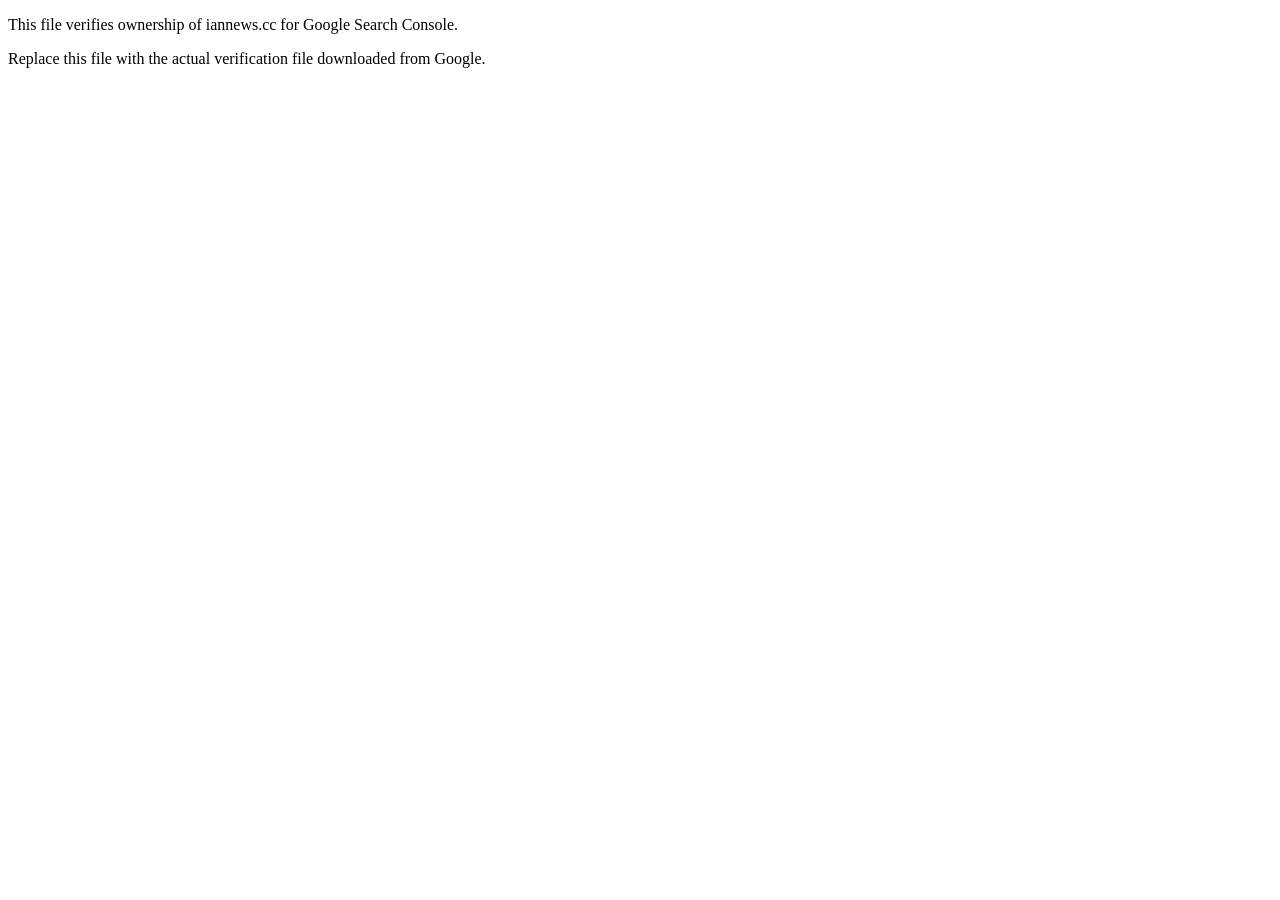
<file: googleXXXXXX.html>
<!DOCTYPE html>
<html><head>
  <meta name="google-site-verification" content="XXXXXXXXXX" />
  <title>Google Search Console Verification</title>
</head><body>
  <p>This file verifies ownership of iannews.cc for Google Search Console.</p>
  <p>Replace this file with the actual verification file downloaded from Google.</p>
</body></html>
</file>
<file: style.css>
* {
  margin: 0;
  padding: 0;
  box-sizing: border-box;
}

body {
  font-family: -apple-system, BlinkMacSystemFont, "PingFang SC", "Noto Sans SC", sans-serif;
  background: radial-gradient(1200px 600px at 20% -10%, #f0e4d2 0%, transparent 60%), radial-gradient(1000px 500px at 90% 110%, #e8d9c4 0%, transparent 55%), #f7f1e6;
  background-attachment: fixed;
  color: #2b2118;
  line-height: 1.6;
  padding-bottom: 48px;
}

.container {
  max-width: 720px;
  margin: 0 auto;
  padding: 0 20px;
}

/* 全站导航（暖色半透明底，主站红） */
.nav {
  position: sticky;
  top: 0;
  z-index: 100;
  background: rgba(247, 241, 230, .9);
  backdrop-filter: blur(14px);
  -webkit-backdrop-filter: blur(14px);
  border-bottom: 1px solid rgba(192, 57, 43, .16);
}
.nav .container {
  display: flex;
  align-items: center;
  gap: 6px;
  width: 100%;
  max-width: 720px;
  padding-top: 12px;
  padding-bottom: 12px;
  flex-wrap: wrap;
}
.nav .logo {
  font-size: 1.15rem;
  font-weight: 700;
  letter-spacing: .5px;
  background: linear-gradient(90deg, #c0392b, #e0705f);
  -webkit-background-clip: text;
  background-clip: text;
  -webkit-text-fill-color: transparent;
  margin-right: 12px;
  text-decoration: none;
}
.nav a.sbtn {
  background: transparent;
  border: 1px solid rgba(192, 57, 43, .18);
  color: #8a7d6d;
  border-radius: 8px;
  padding: 5px 11px;
  font-size: 12px;
  cursor: pointer;
  transition: all .25s ease;
  text-decoration: none;
  font-family: inherit;
}
.nav a.sbtn:hover {
  color: #c0392b;
  border-color: #c0392b;
  background: rgba(192, 57, 43, .07);
  transform: translateY(-1px);
}
.nav a.sbtn.on {
  color: #fff;
  background: #c0392b;
  border-color: #c0392b;
}
.nav a.sbtn.on:hover { transform: none; }

/* Header */
header {
  padding: 24px 0 8px;
}

.header-inner {
  display: flex;
  align-items: baseline;
  gap: 12px;
}

.logo {
  font-size: 1.4rem;
  font-weight: 700;
  letter-spacing: 0.5px;
  color: #2b2118;
}

.tagline {
  font-size: 0.85rem;
  color: #8a7d6d;
}

/* Update time */
.last-update {
  font-size: 0.8rem;
  color: #8a7d6d;
  padding: 16px 0 8px;
  border-bottom: 1px solid rgba(192, 57, 43, .12);
  margin-bottom: 16px;
}

/* News list */
.news-list {
  display: flex;
  flex-direction: column;
  gap: 12px;
  min-height: 200px;
}

.loading {
  text-align: center;
  padding: 60px 0;
  color: #a89a88;
  font-size: 0.95rem;
}

/* Card */
.card {
  background: rgba(255, 255, 255, .85);
  border: 1px solid rgba(192, 57, 43, .14);
  border-radius: 14px;
  padding: 16px;
  transition: transform .25s ease, box-shadow .25s ease, border-color .25s ease;
}

.card:hover {
  transform: translateY(-2px);
  box-shadow: 0 8px 30px rgba(0, 0, 0, .08);
  border-color: rgba(192, 57, 43, .45);
}

.card-source {
  font-size: 0.75rem;
  color: #c0392b;
  margin-bottom: 4px;
  font-weight: 600;
}

.card-source a {
  color: #c0392b;
  text-decoration: none;
}

.card-source a:hover {
  color: #92291e;
  text-decoration: underline;
}

.card-text {
  font-size: 0.95rem;
  margin-bottom: 8px;
  word-break: break-word;
}

/* 正文折叠 */
.card-body-wrap {
  margin: 8px 0 10px;
  border: 1px solid rgba(192, 57, 43, .14);
  border-radius: 10px;
  background: rgba(192, 57, 43, .03);
  overflow: hidden;
}
.card-body-wrap summary {
  cursor: pointer;
  font-size: 0.8rem;
  font-weight: 600;
  color: #c0392b;
  padding: 8px 12px;
  list-style: none;
  display: flex;
  align-items: center;
  gap: 6px;
  user-select: none;
}
.card-body-wrap summary::before {
  content: '▸';
  transition: transform .2s;
}
.card-body-wrap[open] summary::before {
  transform: rotate(90deg);
}
.card-body-wrap summary:hover {
  background: rgba(192, 57, 43, .06);
}
.card-body {
  padding: 0 14px 12px;
  font-size: 0.9rem;
  line-height: 1.85;
  color: #4a3c2c;
  word-break: break-word;
  white-space: normal;
}
.card-full {
  display: inline-block;
  margin: 0 14px 12px;
  font-size: 0.78rem;
  color: #c0392b;
  text-decoration: none;
  font-weight: 600;
}
.card-full:hover {
  text-decoration: underline;
}

.card-meta {
  font-size: 0.75rem;
  color: #a89a88;
  display: flex;
  gap: 12px;
}

.card-meta .likes {
  color: #e0245e;
}

.card-meta .retweets {
  color: #17bf63;
}

/* Footer */
footer {
  text-align: center;
  padding: 32px 0;
  color: #a89a88;
  font-size: 0.8rem;
}

/* Translate button */
.translate-btn {
  background: none;
  border: 1px solid rgba(192, 57, 43, .25);
  border-radius: 6px;
  padding: 3px 10px;
  font-size: 0.78rem;
  color: #6b5f52;
  cursor: pointer;
  margin-bottom: 6px;
  transition: all 0.15s;
}

.translate-btn:hover {
  border-color: #c0392b;
  color: #c0392b;
  background: rgba(192, 57, 43, .06);
}

.translate-btn:disabled {
  opacity: 0.5;
  cursor: not-allowed;
}

.mission {
  text-align: center;
  font-size: 0.9rem;
  color: #8a7d6d;
  padding: 20px 0 12px;
  line-height: 1.6;
}

/* 导航区 */
.nav-section {
  margin: 12px 0 8px;
}
.nav-group {
  margin-bottom: 22px;
}
.nav-group h2 {
  font-size: 1.05rem;
  color: #5b4a38;
  margin-bottom: 10px;
  padding-bottom: 6px;
  border-bottom: 1px solid rgba(192, 57, 43, .12);
}
.nav-grid {
  display: grid;
  grid-template-columns: repeat(auto-fill, minmax(170px, 1fr));
  gap: 10px;
}
.nav-site {
  display: block;
  text-decoration: none;
  background: rgba(255, 255, 255, .85);
  border: 1px solid rgba(192, 57, 43, .14);
  border-radius: 10px;
  padding: 10px 12px;
  transition: all .2s;
}
.nav-site:hover {
  transform: translateY(-2px);
  border-color: #c0392b;
  box-shadow: 0 4px 14px rgba(192, 57, 43, .12);
}
.ns-name {
  display: block;
  font-size: 0.88rem;
  font-weight: 700;
  color: #2b2118;
}
.nav-site:hover .ns-name {
  color: #c0392b;
}
.ns-desc {
  display: block;
  font-size: 0.72rem;
  color: #a89a88;
  margin-top: 3px;
}
.news-heading {
  font-size: 1.15rem;
  color: #5b4a38;
  margin: 28px 0 8px;
  padding-top: 18px;
  border-top: 1px solid rgba(192, 57, 43, .15);
}
.card-full {
  font-size: 0.75rem;
  color: #c0392b;
  text-decoration: none;
  font-weight: 600;
  margin-left: auto;
}
.card-full:hover {
  text-decoration: underline;
}

.translated-label {
  font-size: 0.7rem;
  color: #a89a88;
  margin-left: 4px;
}

.card-translated {
  font-size: 0.9rem;
  color: #6b5f52;
  margin-top: 6px;
  padding-top: 6px;
  border-top: 1px dashed rgba(192, 57, 43, .2);
}

/* Error */
.error {
  text-align: center;
  padding: 60px 0;
  color: #e0245e;
}
</file>
